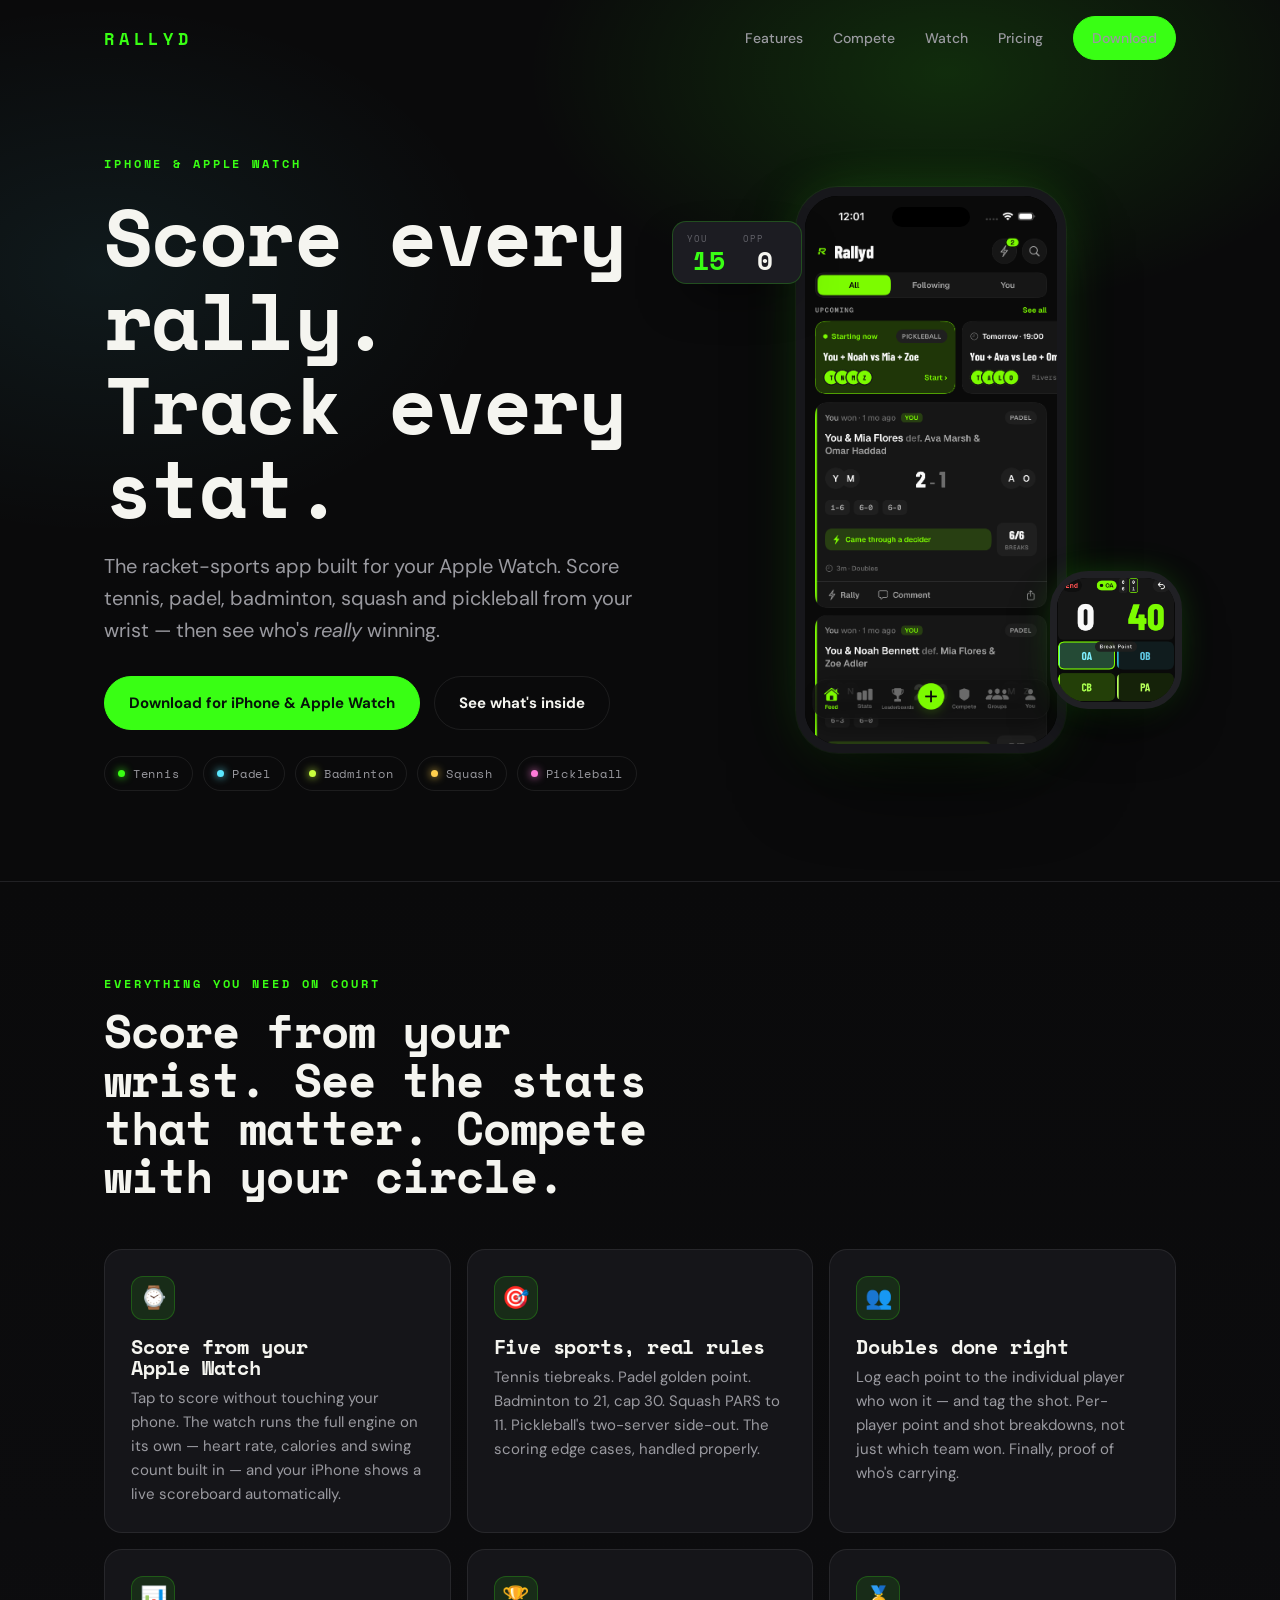
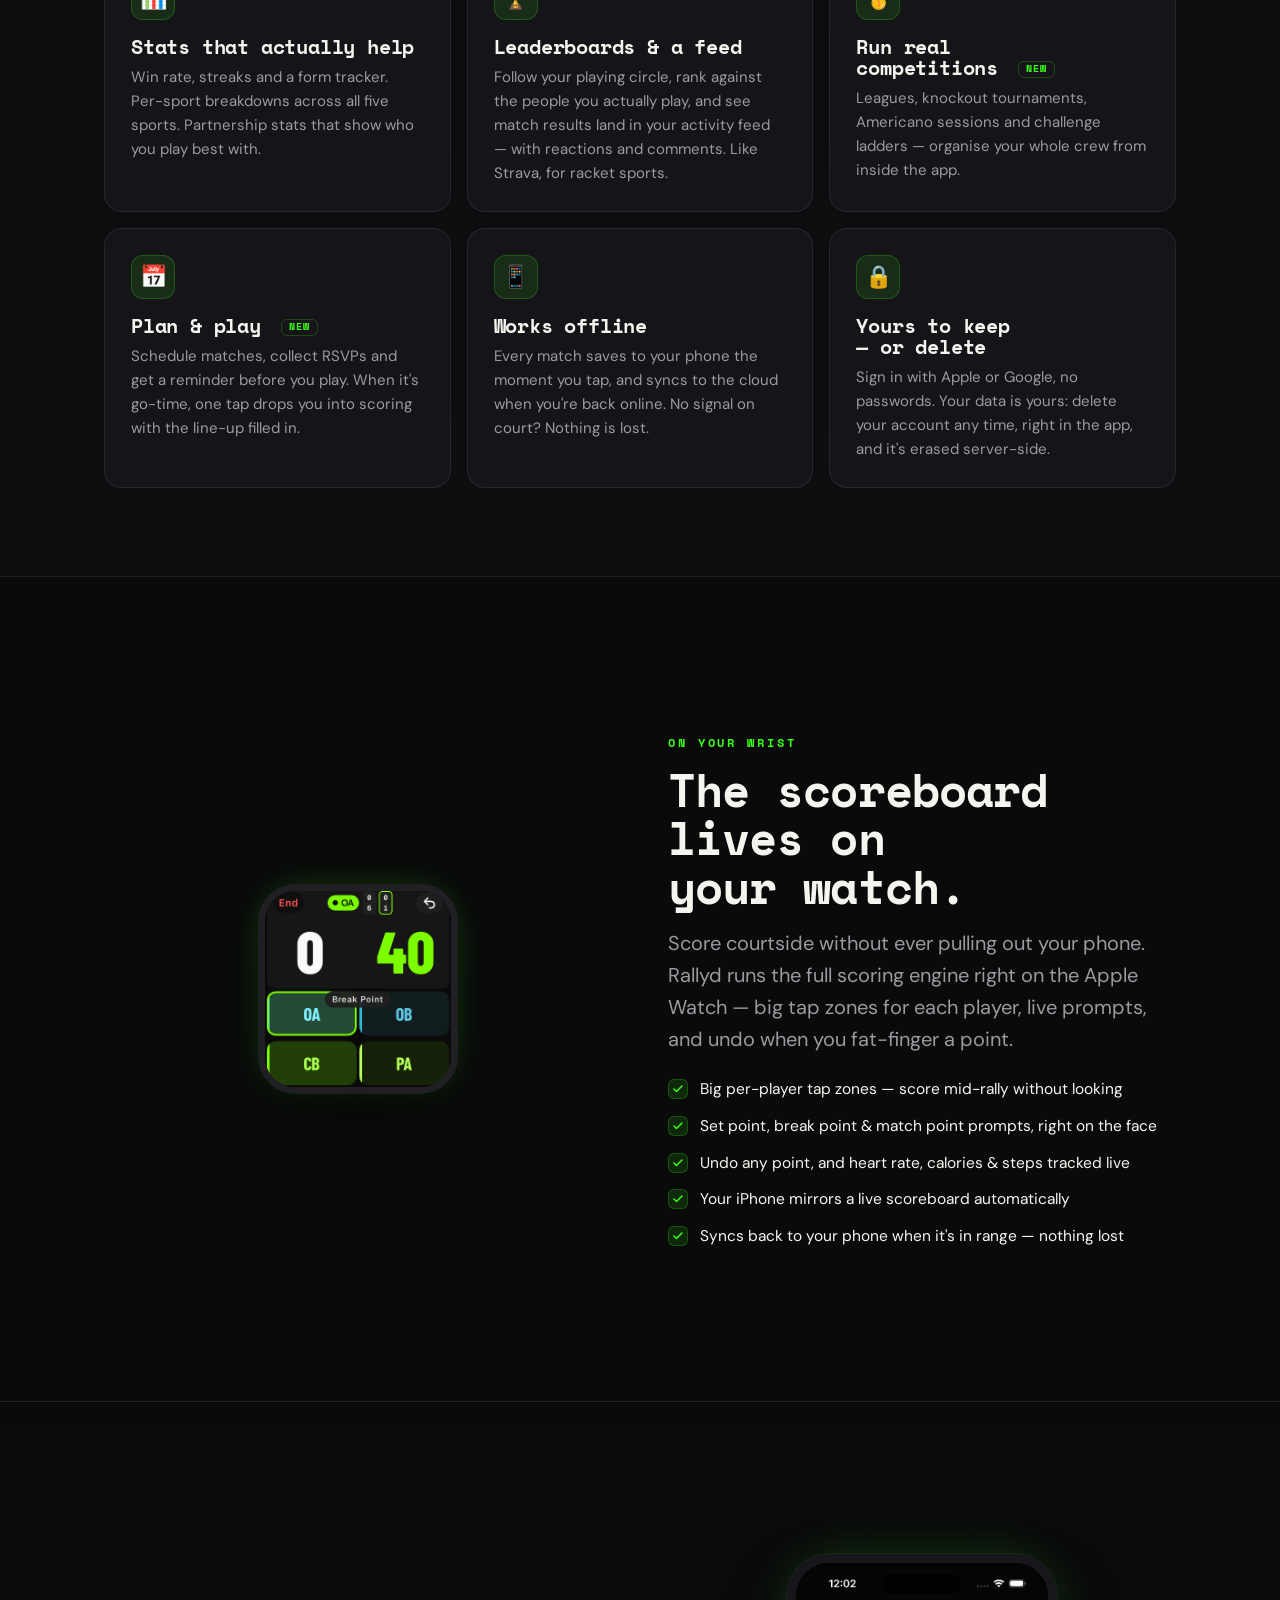
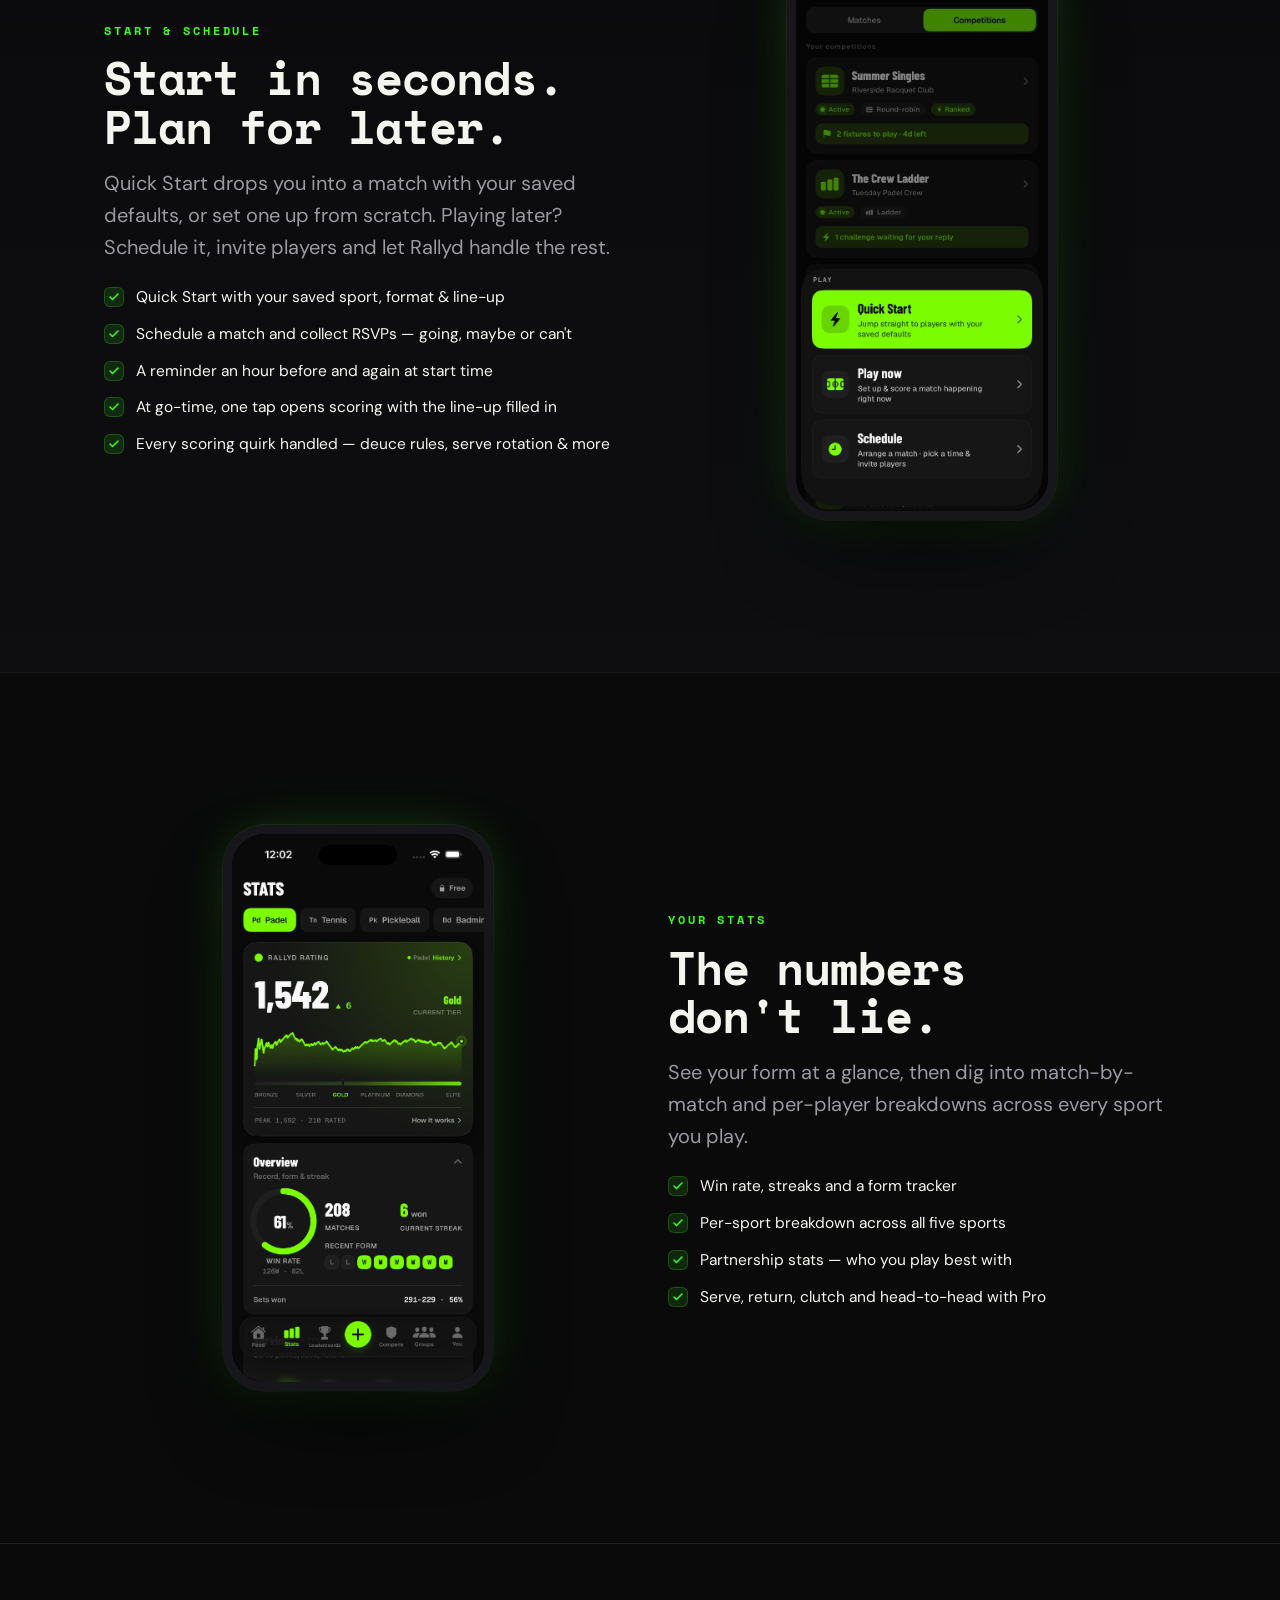
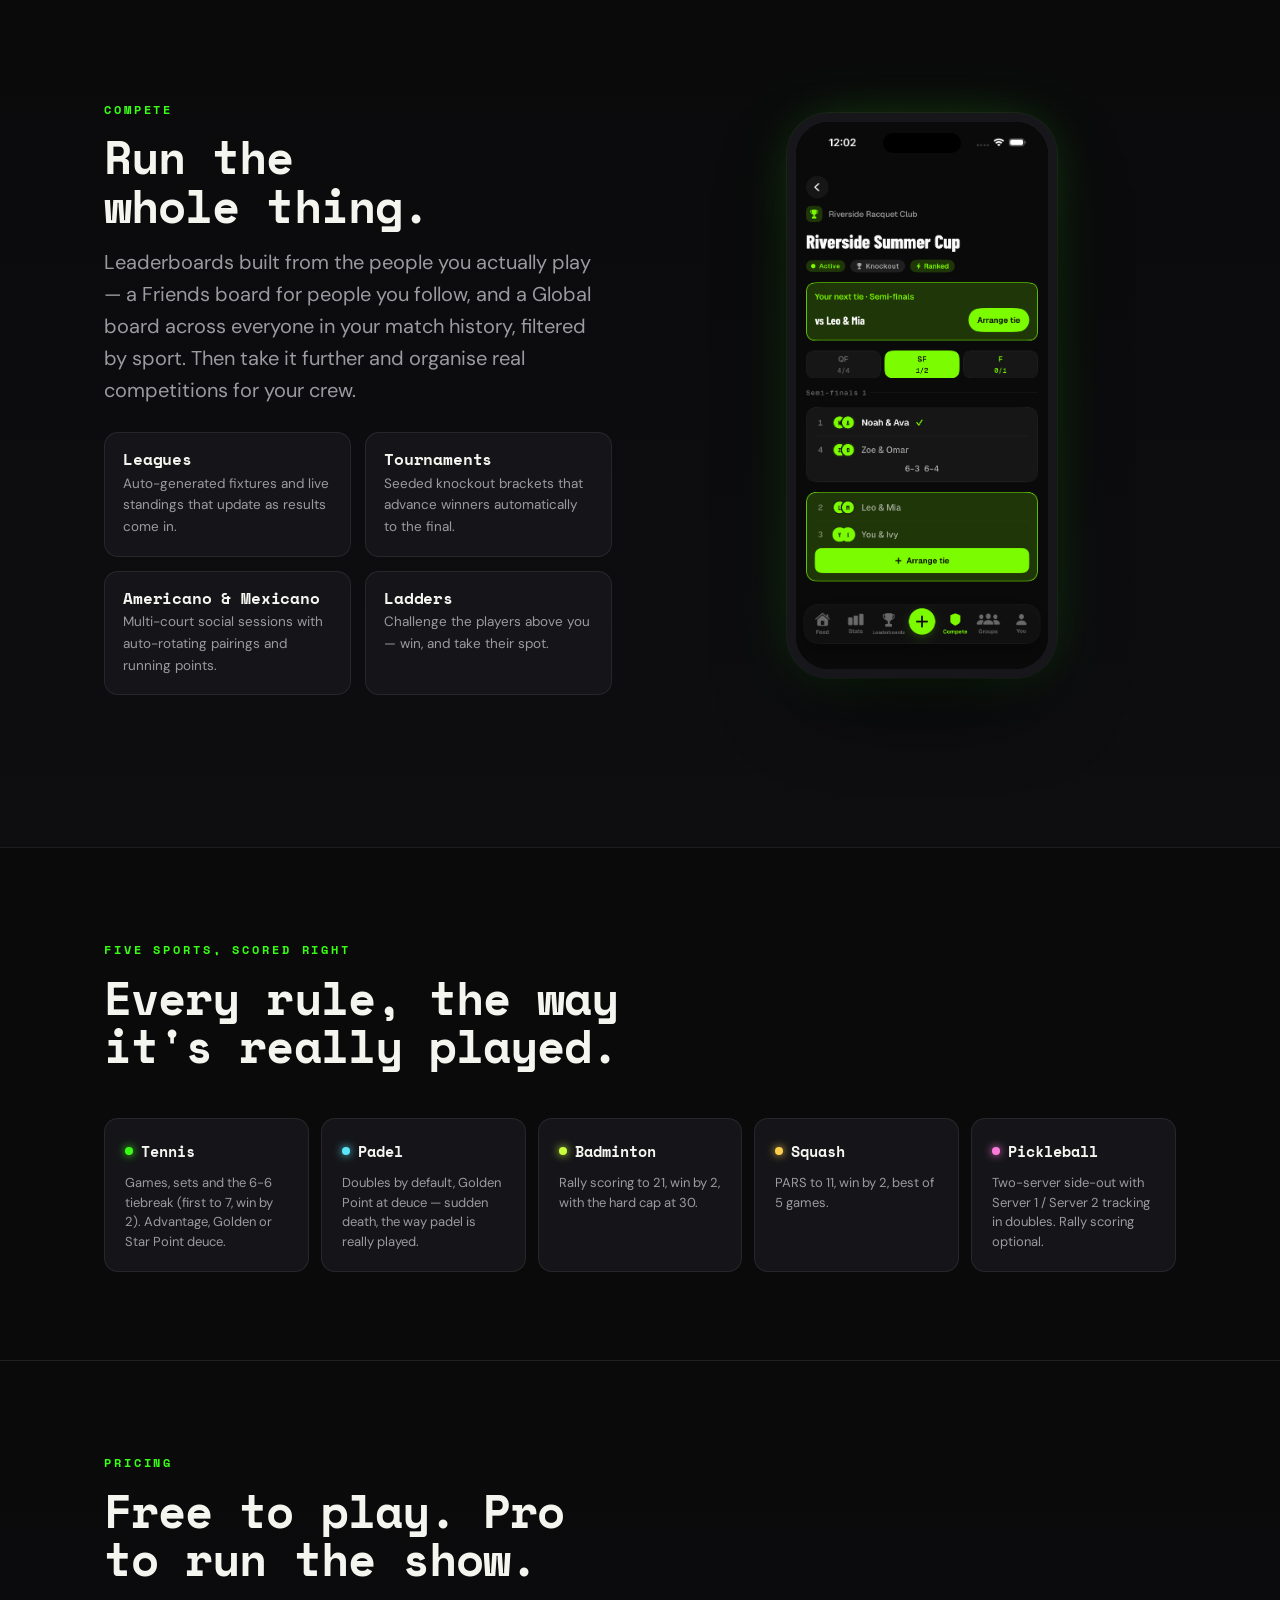
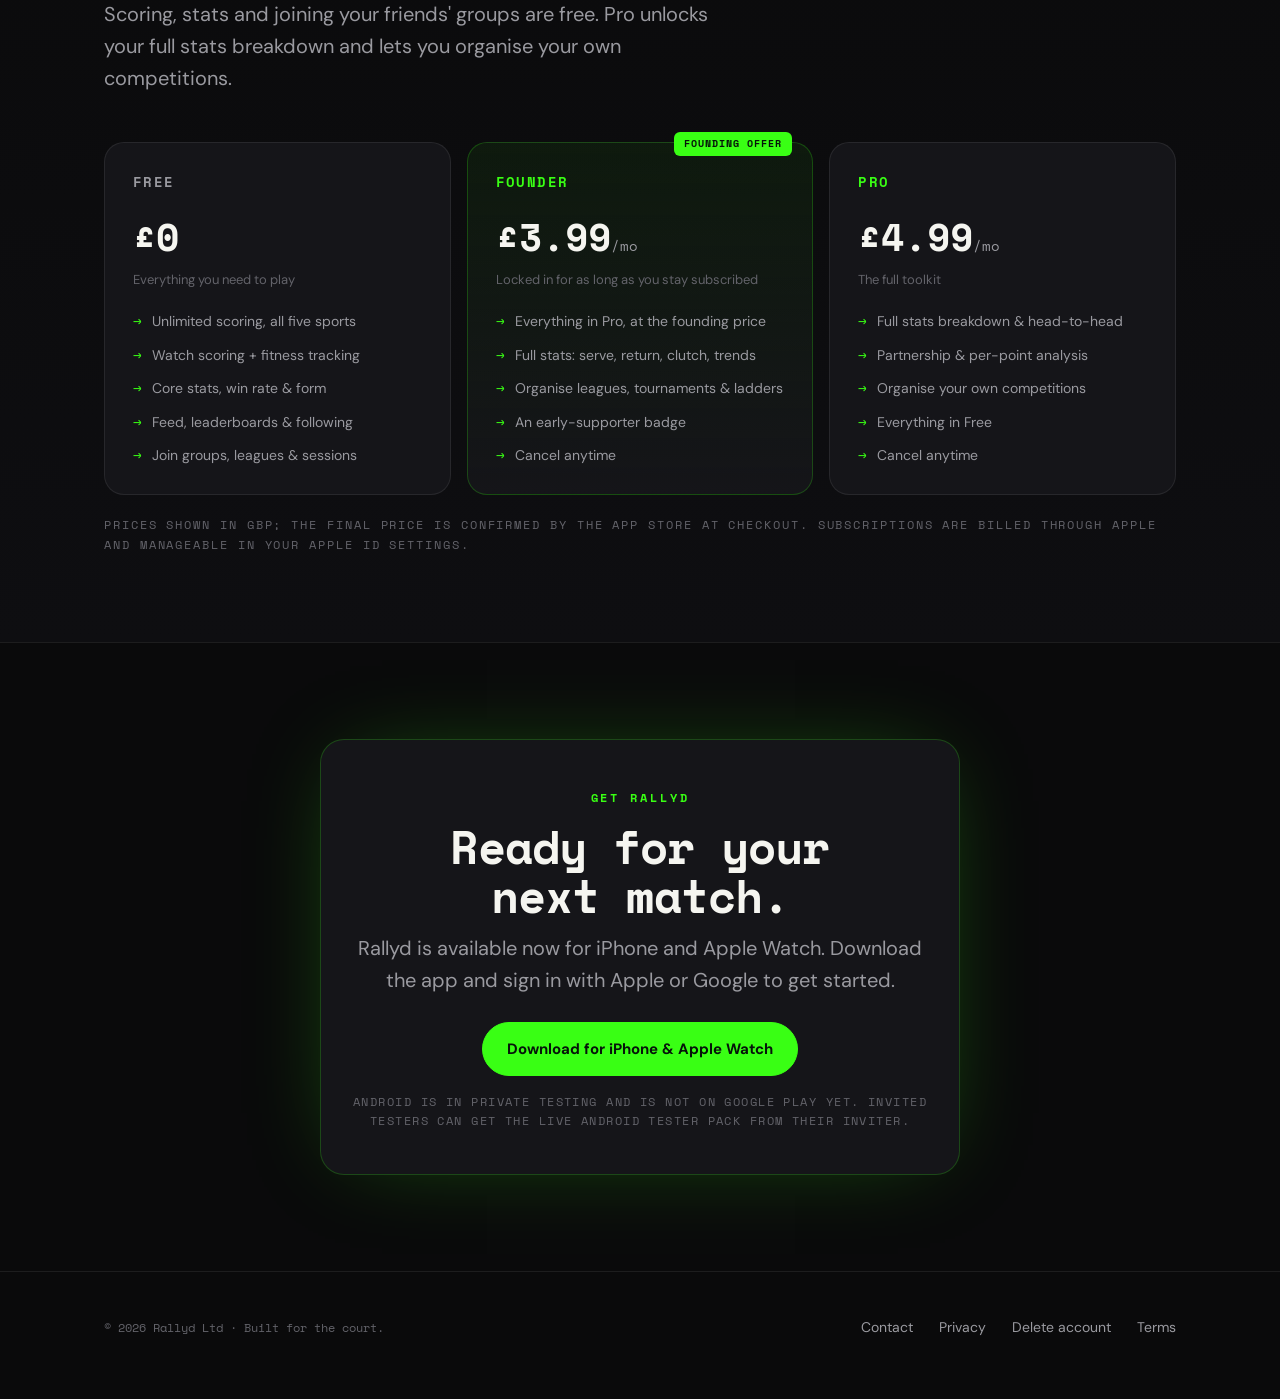
<file: index.html>
<!DOCTYPE html>
<html lang="en">
<head>
<meta charset="UTF-8">
<meta name="viewport" content="width=device-width, initial-scale=1.0">
<title>Rallyd — Score every rally. Track every stat.</title>
<meta name="description" content="The racket-sports scoring app built for your Apple Watch. Score tennis, padel, badminton, squash and pickleball from your wrist — then see who's really winning with per-player stats, leaderboards, leagues and more.">
<link rel="canonical" href="https://rallyd.app">
<meta property="og:title" content="Rallyd — Score every rally. Track every stat.">
<meta property="og:description" content="Score racket sports from your Apple Watch. Per-player stats, leaderboards, leagues, tournaments and Americano sessions.">
<meta property="og:type" content="website">
<meta property="og:url" content="https://rallyd.app">
<meta name="theme-color" content="#0A0A0B">
<link rel="preconnect" href="https://fonts.googleapis.com">
<link rel="preconnect" href="https://fonts.gstatic.com" crossorigin>
<link href="https://fonts.googleapis.com/css2?family=DM+Sans:opsz,wght@9..40,300;9..40,400;9..40,500;9..40,600;9..40,700&family=Space+Mono:wght@400;700&display=swap" rel="stylesheet">
<style>
[hidden] { display: none !important; }
  :root{
    --ink:#0A0A0B; --ink2:#0E0E11; --surface:#151519; --surface2:#1C1C22;
    --line:rgba(255,255,255,.08); --line-green:rgba(57,255,20,.22);
    --green:#39FF14; --green-deep:#25c406; --cyan:#5BE8FF;
    --text:#F5F5F0; --muted:#9A9AA0; --dim:#63636A;
    --mono:'Space Mono',ui-monospace,SFMono-Regular,Menlo,monospace;
    --sans:'DM Sans',-apple-system,system-ui,sans-serif;
    --maxw:1120px;
  }
  *{margin:0;padding:0;box-sizing:border-box}
  html{scroll-behavior:smooth;-webkit-font-smoothing:antialiased;text-rendering:optimizeLegibility;overflow-x:hidden}
  body{background:var(--ink);color:var(--text);font-family:var(--sans);line-height:1.6;overflow-x:hidden;max-width:100%}
  a{color:inherit;text-decoration:none}
  img{max-width:100%;display:block}
  .wrap{max-width:var(--maxw);margin:0 auto;padding:0 24px}
  section{position:relative}

  /* ===== type ===== */
  .eyebrow{font-family:var(--mono);font-weight:700;font-size:12px;letter-spacing:.24em;text-transform:uppercase;color:var(--green)}
  h1,h2,h3{font-family:var(--mono);font-weight:700;letter-spacing:-.02em;line-height:1.05;text-wrap:balance;overflow-wrap:break-word}
  h1{font-size:clamp(29px,6.6vw,80px)}
  h2{font-size:clamp(23px,4.4vw,46px)}
  h3{font-size:20px;letter-spacing:-.01em}
  .lead{font-size:clamp(16px,2.2vw,20px);color:var(--muted);max-width:56ch}
  .kicker{font-family:var(--mono);font-size:12px;letter-spacing:.16em;text-transform:uppercase;color:var(--dim)}

  /* ===== nav ===== */
  nav{position:fixed;top:0;left:0;right:0;z-index:100;transition:background .3s,border-color .3s,backdrop-filter .3s;border-bottom:1px solid transparent}
  nav.scrolled{background:rgba(10,10,11,.72);backdrop-filter:blur(14px);border-bottom:1px solid var(--line)}
  .nav-in{max-width:var(--maxw);margin:0 auto;padding:16px 24px;display:flex;align-items:center;justify-content:space-between}
  .logo{font-family:var(--mono);font-weight:700;font-size:17px;letter-spacing:.28em;color:var(--green)}
  .nav-links{display:flex;gap:30px;align-items:center}
  .nav-links a{font-size:14px;font-weight:500;color:var(--muted);transition:color .2s}
  .nav-links a:hover{color:var(--text)}
  .nav-links .btn{padding:9px 18px}
  @media(max-width:720px){.nav-links a:not(.btn){display:none}}

  /* ===== buttons ===== */
  .btn{display:inline-flex;align-items:center;gap:8px;font-family:var(--sans);font-weight:700;font-size:15px;
    padding:14px 24px;border-radius:999px;background:var(--green);color:#06140A;border:1px solid var(--green);
    transition:transform .18s,box-shadow .3s,background .2s;cursor:pointer;box-shadow:0 0 0 rgba(57,255,20,0)}
  .btn:hover{transform:translateY(-2px);box-shadow:0 10px 40px -8px rgba(57,255,20,.55)}
  .btn:focus-visible{outline:2px solid var(--green);outline-offset:3px}
  .btn.ghost{background:transparent;color:var(--text);border:1px solid var(--line)}
  .btn.ghost:hover{border-color:var(--green);color:var(--green);box-shadow:none}
  .btn.sm{padding:10px 18px;font-size:14px}

  /* ===== hero ===== */
  .hero{padding:150px 0 90px;overflow:hidden}
  .hero::before{content:"";position:absolute;inset:0;z-index:-1;
    background:
      radial-gradient(600px 340px at 74% 8%,rgba(57,255,20,.14),transparent 70%),
      radial-gradient(560px 380px at 8% 30%,rgba(91,232,255,.07),transparent 70%);
    pointer-events:none}
  .hero-grid{display:grid;grid-template-columns:1.05fr .95fr;gap:40px;align-items:center}
  @media(max-width:900px){.hero-grid{grid-template-columns:1fr;text-align:center}.hero{padding:120px 0 60px}}
  .hero h1{margin:18px 0 20px}
  .hero .cta-row{display:flex;gap:14px;margin:30px 0 26px;flex-wrap:wrap}
  @media(max-width:900px){.hero .cta-row{justify-content:center}.hero .lead{margin:0 auto}}
  .sports{display:flex;gap:10px;flex-wrap:wrap}
  @media(max-width:900px){.sports{justify-content:center}}
  .sport{font-family:var(--mono);font-size:12px;letter-spacing:.06em;color:var(--muted);
    padding:7px 13px;border:1px solid var(--line);border-radius:999px;display:inline-flex;gap:8px;align-items:center}
  .sport::before{content:"";width:7px;height:7px;border-radius:50%;background:var(--green);box-shadow:0 0 8px var(--green)}
  .sport:nth-child(2)::before{background:var(--cyan);box-shadow:0 0 8px var(--cyan)}
  .sport:nth-child(3)::before{background:#c9ff3d;box-shadow:0 0 8px #c9ff3d}
  .sport:nth-child(4)::before{background:#ffcf4d;box-shadow:0 0 8px #ffcf4d}
  .sport:nth-child(5)::before{background:#ff7ad9;box-shadow:0 0 8px #ff7ad9}

  /* hero devices */
  .devices{position:relative;display:flex;justify-content:center;align-items:flex-end;min-height:520px}
  .float{animation:float 6s ease-in-out infinite}
  @keyframes float{0%,100%{transform:translateY(0)}50%{transform:translateY(-14px)}}

  /* device frames */
  .phone{width:270px;border:9px solid #17171b;border-radius:42px;background:#000;
    box-shadow:0 40px 90px -30px rgba(0,0,0,.9),0 0 0 1px rgba(255,255,255,.05),0 0 60px -18px rgba(57,255,20,.35);position:relative}
  .phone::before{content:"";position:absolute;top:11px;left:50%;transform:translateX(-50%);width:78px;height:20px;background:#000;border-radius:14px;z-index:3}
  .phone img{border-radius:33px}
  .watch{width:132px;border:7px solid #202024;border-radius:38px;background:#000;
    box-shadow:0 26px 60px -22px rgba(0,0,0,.9),0 0 40px -14px rgba(57,255,20,.4);position:relative}
  .watch img{border-radius:30px}
  .hero .watch{position:absolute;bottom:44px;right:-6px;z-index:4}
  @media(max-width:900px){.hero .watch{right:2%}}
  @media(max-width:600px){.hero .watch,.scorechip{display:none}.phone{width:248px}.devices{min-height:auto;margin-top:6px}}

  /* live score chip */
  .scorechip{position:absolute;top:34px;left:-14px;z-index:5;background:var(--surface2);border:1px solid var(--line-green);
    border-radius:14px;padding:10px 14px;font-family:var(--mono);box-shadow:0 20px 50px -18px rgba(0,0,0,.8);display:flex;gap:12px;align-items:center}
  .scorechip .lbl{font-size:9px;letter-spacing:.14em;color:var(--dim);text-transform:uppercase}
  .scorechip .val{font-size:26px;font-weight:700;color:var(--green);min-width:44px;text-align:center;line-height:1}
  .scorechip .val.o{color:var(--text)}
  @media(max-width:900px){.scorechip{left:2%}}

  /* ===== generic section ===== */
  .band{padding:88px 0}
  .band.alt{background:linear-gradient(180deg,var(--ink),var(--ink2));border-top:1px solid var(--line);border-bottom:1px solid var(--line)}
  .sec-head{max-width:640px;margin-bottom:48px}
  .sec-head h2{margin:12px 0 14px}

  /* feature grid */
  .fgrid{display:grid;grid-template-columns:repeat(3,1fr);gap:16px}
  @media(max-width:860px){.fgrid{grid-template-columns:repeat(2,1fr)}}
  @media(max-width:560px){.fgrid{grid-template-columns:1fr}}
  .fcard{background:var(--surface);border:1px solid var(--line);border-radius:18px;padding:26px;transition:transform .2s,border-color .2s,background .2s}
  .fcard:hover{transform:translateY(-4px);border-color:var(--line-green);background:var(--surface2)}
  .fcard .ic{font-size:22px;width:44px;height:44px;display:grid;place-items:center;border-radius:12px;background:rgba(57,255,20,.10);border:1px solid var(--line-green);margin-bottom:16px}
  .fcard h3{margin-bottom:8px}
  .fcard p{color:var(--muted);font-size:15px}
  .fcard .tag{display:inline-block;margin-left:8px;font-family:var(--mono);font-size:10px;letter-spacing:.12em;text-transform:uppercase;color:var(--green);border:1px solid var(--line-green);border-radius:6px;padding:2px 7px;vertical-align:middle}

  /* alternating feature rows */
  .row{display:grid;grid-template-columns:1fr 1fr;gap:56px;align-items:center;padding:64px 0}
  .row+.row{border-top:1px solid var(--line)}
  .row.rev .txt{order:2}
  @media(max-width:860px){.row,.row.rev{grid-template-columns:1fr;gap:34px}.row.rev .txt{order:0}}
  .row .txt h2{margin:12px 0 16px}
  .row ul{list-style:none;margin:22px 0 0;display:flex;flex-direction:column;gap:12px}
  .row li{display:flex;gap:12px;font-size:15.5px;color:var(--text)}
  .row li::before{content:"";flex:none;width:18px;height:18px;margin-top:2px;border-radius:6px;
    border:1px solid var(--line-green);background:rgba(57,255,20,.12) url("data:image/svg+xml,%3Csvg xmlns='http://www.w3.org/2000/svg' viewBox='0 0 24 24' fill='none' stroke='%2339FF14' stroke-width='3' stroke-linecap='round' stroke-linejoin='round'%3E%3Cpolyline points='20 6 9 17 4 12'/%3E%3C/svg%3E") center/12px no-repeat}
  .row .art{display:flex;justify-content:center}

  /* compete pillars */
  .pillars{display:grid;grid-template-columns:repeat(2,1fr);gap:14px;margin-top:26px}
  @media(max-width:560px){.pillars{grid-template-columns:1fr}}
  .pillar{background:var(--surface);border:1px solid var(--line);border-radius:14px;padding:18px}
  .pillar h3{font-size:16px;margin-bottom:5px}
  .pillar p{font-size:13.5px;color:var(--muted)}

  /* rules */
  .rules{display:grid;grid-template-columns:repeat(5,1fr);gap:12px}
  @media(max-width:860px){.rules{grid-template-columns:repeat(2,1fr)}}
  @media(max-width:460px){.rules{grid-template-columns:1fr}}
  .rule{background:var(--surface);border:1px solid var(--line);border-radius:14px;padding:20px}
  .rule .sp{font-family:var(--mono);font-weight:700;font-size:15px;margin-bottom:10px;display:flex;align-items:center;gap:8px}
  .rule .sp .d{width:8px;height:8px;border-radius:50%;background:var(--green);box-shadow:0 0 8px var(--green)}
  .rule p{font-size:13px;color:var(--muted);line-height:1.5}

  /* pricing */
  .plans{display:grid;grid-template-columns:repeat(3,1fr);gap:16px;align-items:start}
  @media(max-width:860px){.plans{grid-template-columns:1fr}}
  .plan{background:var(--surface);border:1px solid var(--line);border-radius:20px;padding:28px;position:relative}
  .plan.feat{border-color:var(--line-green);background:linear-gradient(180deg,rgba(57,255,20,.06),var(--surface))}
  .plan .pname{font-family:var(--mono);font-weight:700;font-size:14px;letter-spacing:.1em;text-transform:uppercase;color:var(--green)}
  .plan.free .pname{color:var(--muted)}
  .plan .price{font-family:var(--mono);font-weight:700;font-size:38px;margin:14px 0 2px}
  .plan .price small{font-size:14px;color:var(--muted);font-weight:400}
  .plan .sub{font-size:13px;color:var(--dim);min-height:18px}
  .plan ul{list-style:none;margin:20px 0 0;display:flex;flex-direction:column;gap:11px}
  .plan li{display:flex;gap:10px;font-size:14px;color:var(--muted)}
  .plan li::before{content:"→";color:var(--green);font-family:var(--mono)}
  .plan .badge{position:absolute;top:-11px;right:20px;background:var(--green);color:#06140A;font-family:var(--mono);font-weight:700;font-size:10px;letter-spacing:.1em;text-transform:uppercase;padding:4px 10px;border-radius:6px}

  /* beta */
  .beta{text-align:center;padding:96px 0}
  .beta .box{max-width:640px;margin:0 auto;background:var(--surface);border:1px solid var(--line-green);border-radius:24px;padding:44px 32px;
    box-shadow:0 0 90px -30px rgba(57,255,20,.35)}
  .beta h2{margin:14px 0 12px}
  .beta .perks{display:flex;gap:22px;justify-content:center;flex-wrap:wrap;margin:22px 0 26px}
  .beta .perk{font-size:13.5px;color:var(--muted);display:flex;gap:8px;align-items:center}
  .beta .perk b{color:var(--text);font-weight:600}
  .beta .spots{font-family:var(--mono);font-size:12px;letter-spacing:.12em;text-transform:uppercase;color:var(--dim);margin-top:16px}

  /* footer */
  footer{border-top:1px solid var(--line);padding:44px 0 60px}
  .foot-in{display:flex;justify-content:space-between;align-items:center;gap:20px;flex-wrap:wrap}
  .foot-links{display:flex;gap:26px}
  .foot-links a{font-size:14px;color:var(--muted);transition:color .2s}
  .foot-links a:hover{color:var(--green)}
  .foot-copy{font-family:var(--mono);font-size:12px;color:var(--dim)}

  /* reveal motion */
  .reveal{opacity:0;transform:translateY(26px);transition:opacity .7s cubic-bezier(.2,.7,.2,1),transform .7s cubic-bezier(.2,.7,.2,1)}
  .reveal.in{opacity:1;transform:none}
  @media(prefers-reduced-motion:reduce){
    .reveal{opacity:1;transform:none;transition:none}
    .float{animation:none}
    html{scroll-behavior:auto}
  }
</style>
</head>
<body>

<nav id="nav">
  <div class="nav-in">
    <a href="#top" class="logo">RALLYD</a>
    <div class="nav-links">
      <a href="#features">Features</a>
      <a href="#compete">Compete</a>
      <a href="#watch">Watch</a>
      <a href="#pricing">Pricing</a>
      <a href="#download" class="btn sm">Download</a>
    </div>
  </div>
</nav>

<a id="top"></a>
<header class="hero">
  <div class="wrap hero-grid">
    <div class="reveal">
      <span class="eyebrow">iPhone &amp; Apple Watch</span>
      <h1>Score every rally.<br>Track every stat.</h1>
      <p class="lead">The racket-sports app built for your Apple Watch. Score tennis, padel, badminton, squash and pickleball from your wrist — then see who's <em>really</em> winning.</p>
      <div class="cta-row">
        <a id="hero-download" href="https://apps.apple.com/app/id6777384063" class="btn">Get Rallyd on the App Store</a>
        <a href="#features" class="btn ghost">See what's inside</a>
      </div>
      <div class="sports">
        <span class="sport">Tennis</span>
        <span class="sport">Padel</span>
        <span class="sport">Badminton</span>
        <span class="sport">Squash</span>
        <span class="sport">Pickleball</span>
      </div>
    </div>
    <div class="devices reveal">
      <div class="scorechip" aria-hidden="true">
        <div><div class="lbl">You</div><div class="val" id="sc-a">40</div></div>
        <div><div class="lbl">Opp</div><div class="val o" id="sc-b">30</div></div>
      </div>
      <div class="phone float"><img src="images/shot-feed.png" alt="The Rallyd home feed showing recent matches, activity and upcoming games" loading="lazy"></div>
      <div class="watch"><img src="images/shot-watch.png" alt="Live scoring on the Apple Watch" loading="lazy"></div>
    </div>
  </div>
</header>

<section class="band alt" id="features">
  <div class="wrap">
    <div class="sec-head reveal">
      <span class="eyebrow">Everything you need on court</span>
      <h2>Score from your wrist. See the stats that matter. Compete with your circle.</h2>
    </div>
    <div class="fgrid">
      <div class="fcard reveal"><div class="ic">⌚</div><h3>Score from your Apple Watch</h3><p>Tap to score without touching your phone. The watch runs the full engine on its own — heart rate, calories and swing count built in — and your iPhone shows a live scoreboard automatically.</p></div>
      <div class="fcard reveal"><div class="ic">🎯</div><h3>Five sports, real rules</h3><p>Tennis tiebreaks. Padel golden point. Badminton to 21, cap 30. Squash PARS to 11. Pickleball's two-server side-out. The scoring edge cases, handled properly.</p></div>
      <div class="fcard reveal"><div class="ic">👥</div><h3>Doubles done right</h3><p>Log each point to the individual player who won it — and tag the shot. Per-player point and shot breakdowns, not just which team won. Finally, proof of who's carrying.</p></div>
      <div class="fcard reveal"><div class="ic">📊</div><h3>Stats that actually help</h3><p>Win rate, streaks and a form tracker. Per-sport breakdowns across all five sports. Partnership stats that show who you play best with.</p></div>
      <div class="fcard reveal"><div class="ic">🏆</div><h3>Leaderboards &amp; a feed</h3><p>Follow your playing circle, rank against the people you actually play, and see match results land in your activity feed — with reactions and comments. Like Strava, for racket sports.</p></div>
      <div class="fcard reveal"><div class="ic">🥇</div><h3>Run real competitions <span class="tag">New</span></h3><p>Leagues, knockout tournaments, Americano sessions and challenge ladders — organise your whole crew from inside the app.</p></div>
      <div class="fcard reveal"><div class="ic">📅</div><h3>Plan &amp; play <span class="tag">New</span></h3><p>Schedule matches, collect RSVPs and get a reminder before you play. When it's go-time, one tap drops you into scoring with the line-up filled in.</p></div>
      <div class="fcard reveal"><div class="ic">📱</div><h3>Works offline</h3><p>Every match saves to your phone the moment you tap, and syncs to the cloud when you're back online. No signal on court? Nothing is lost.</p></div>
      <div class="fcard reveal"><div class="ic">🔒</div><h3>Yours to keep — or delete</h3><p>Sign in with Apple or Google, no passwords. Your data is yours: delete your account any time, right in the app, and it's erased server-side.</p></div>
    </div>
  </div>
</section>

<section class="band" id="watch">
  <div class="wrap">
    <div class="row rev">
      <div class="txt reveal">
        <span class="eyebrow">On your wrist</span>
        <h2>The scoreboard lives on your watch.</h2>
        <p class="lead">Score courtside without ever pulling out your phone. Rallyd runs the full scoring engine right on the Apple Watch — big tap zones for each player, live prompts, and undo when you fat-finger a point.</p>
        <ul>
          <li>Big per-player tap zones — score mid-rally without looking</li>
          <li>Set point, break point &amp; match point prompts, right on the face</li>
          <li>Undo any point, and heart rate, calories &amp; steps tracked live</li>
          <li>Your iPhone mirrors a live scoreboard automatically</li>
          <li>Syncs back to your phone when it's in range — nothing lost</li>
        </ul>
      </div>
      <div class="art reveal"><div class="watch" style="width:200px"><img src="images/shot-watch.png" alt="Rallyd live scoring on the Apple Watch"></div></div>
    </div>
  </div>
</section>

<section class="band alt">
  <div class="wrap">
    <div class="row">
      <div class="txt reveal">
        <span class="eyebrow">Start &amp; schedule</span>
        <h2>Start in seconds. Plan for later.</h2>
        <p class="lead">Quick Start drops you into a match with your saved defaults, or set one up from scratch. Playing later? Schedule it, invite players and let Rallyd handle the rest.</p>
        <ul>
          <li>Quick Start with your saved sport, format &amp; line-up</li>
          <li>Schedule a match and collect RSVPs — going, maybe or can't</li>
          <li>A reminder an hour before and again at start time</li>
          <li>At go-time, one tap opens scoring with the line-up filled in</li>
          <li>Every scoring quirk handled — deuce rules, serve rotation &amp; more</li>
        </ul>
      </div>
      <div class="art reveal"><div class="phone"><img src="images/shot-play.png" alt="Starting or scheduling a match in Rallyd — Quick Start, Play now and Schedule"></div></div>
    </div>
  </div>
</section>

<section class="band">
  <div class="wrap">
    <div class="row rev">
      <div class="txt reveal">
        <span class="eyebrow">Your stats</span>
        <h2>The numbers don't lie.</h2>
        <p class="lead">See your form at a glance, then dig into match-by-match and per-player breakdowns across every sport you play.</p>
        <ul>
          <li>Win rate, streaks and a form tracker</li>
          <li>Per-sport breakdown across all five sports</li>
          <li>Partnership stats — who you play best with</li>
          <li>Serve, return, clutch and head-to-head with Pro</li>
        </ul>
      </div>
      <div class="art reveal"><div class="phone"><img src="images/shot-stats.png" alt="The Rallyd stats dashboard"></div></div>
    </div>
  </div>
</section>

<section class="band alt" id="compete">
  <div class="wrap">
    <div class="row">
      <div class="txt reveal">
        <span class="eyebrow">Compete</span>
        <h2>Run the whole thing.</h2>
        <p class="lead">Leaderboards built from the people you actually play — a Friends board for people you follow, and a Global board across everyone in your match history, filtered by sport. Then take it further and organise real competitions for your crew.</p>
        <div class="pillars">
          <div class="pillar"><h3>Leagues</h3><p>Auto-generated fixtures and live standings that update as results come in.</p></div>
          <div class="pillar"><h3>Tournaments</h3><p>Seeded knockout brackets that advance winners automatically to the final.</p></div>
          <div class="pillar"><h3>Americano &amp; Mexicano</h3><p>Multi-court social sessions with auto-rotating pairings and running points.</p></div>
          <div class="pillar"><h3>Ladders</h3><p>Challenge the players above you — win, and take their spot.</p></div>
        </div>
      </div>
      <div class="art reveal"><div class="phone"><img src="images/shot-competition.png" alt="A Rallyd competition — league standings and fixtures"></div></div>
    </div>
  </div>
</section>

<section class="band">
  <div class="wrap">
    <div class="sec-head reveal">
      <span class="eyebrow">Five sports, scored right</span>
      <h2>Every rule, the way it's really played.</h2>
    </div>
    <div class="rules">
      <div class="rule reveal"><div class="sp"><span class="d"></span>Tennis</div><p>Games, sets and the 6-6 tiebreak (first to 7, win by 2). Advantage, Golden or Star Point deuce.</p></div>
      <div class="rule reveal"><div class="sp"><span class="d" style="background:var(--cyan);box-shadow:0 0 8px var(--cyan)"></span>Padel</div><p>Doubles by default, Golden Point at deuce — sudden death, the way padel is really played.</p></div>
      <div class="rule reveal"><div class="sp"><span class="d" style="background:#c9ff3d;box-shadow:0 0 8px #c9ff3d"></span>Badminton</div><p>Rally scoring to 21, win by 2, with the hard cap at 30.</p></div>
      <div class="rule reveal"><div class="sp"><span class="d" style="background:#ffcf4d;box-shadow:0 0 8px #ffcf4d"></span>Squash</div><p>PARS to 11, win by 2, best of 5 games.</p></div>
      <div class="rule reveal"><div class="sp"><span class="d" style="background:#ff7ad9;box-shadow:0 0 8px #ff7ad9"></span>Pickleball</div><p>Two-server side-out with Server 1 / Server 2 tracking in doubles. Rally scoring optional.</p></div>
    </div>
  </div>
</section>

<section class="band alt" id="pricing">
  <div class="wrap">
    <div class="sec-head reveal">
      <span class="eyebrow">Pricing</span>
      <h2>Free to play. Pro to run the show.</h2>
      <p class="lead" style="margin-top:12px">Scoring, stats and joining your friends' groups are free. Pro unlocks your full stats breakdown and lets you organise your own competitions.</p>
    </div>
    <div class="plans">
      <div class="plan free reveal">
        <div class="pname">Free</div>
        <div class="price">£0</div>
        <div class="sub">Everything you need to play</div>
        <ul>
          <li>Unlimited scoring, all five sports</li>
          <li>Watch scoring + fitness tracking</li>
          <li>Core stats, win rate &amp; form</li>
          <li>Feed, leaderboards &amp; following</li>
          <li>Join groups, leagues &amp; sessions</li>
        </ul>
      </div>
      <div class="plan feat reveal">
        <div class="badge">Founding offer</div>
        <div class="pname">Founder</div>
        <div class="price">£3.99<small>/mo</small></div>
        <div class="sub">Locked in for as long as you stay subscribed</div>
        <ul>
          <li>Everything in Pro, at the founding price</li>
          <li>Full stats: serve, return, clutch, trends</li>
          <li>Organise leagues, tournaments &amp; ladders</li>
          <li>An early-supporter badge</li>
          <li>Cancel anytime</li>
        </ul>
      </div>
      <div class="plan reveal">
        <div class="pname">Pro</div>
        <div class="price">£4.99<small>/mo</small></div>
        <div class="sub">The full toolkit</div>
        <ul>
          <li>Full stats breakdown &amp; head-to-head</li>
          <li>Partnership &amp; per-point analysis</li>
          <li>Organise your own competitions</li>
          <li>Everything in Free</li>
          <li>Cancel anytime</li>
        </ul>
      </div>
    </div>
    <p class="kicker reveal" style="margin-top:20px">Prices shown in GBP; the final price is confirmed by the App Store at checkout. Subscriptions are billed through Apple and manageable in your Apple ID settings.</p>
  </div>
</section>

<section class="beta" id="download">
  <div class="wrap">
    <div class="box reveal">
      <span class="eyebrow">Get Rallyd</span>
      <h2 id="download-title">Get Rallyd</h2>
      <p id="download-description" class="lead" style="margin:0 auto">iPhone &amp; Apple Watch · Free to play</p>
      <div style="margin-top:26px"><a id="store-download" href="https://apps.apple.com/app/id6777384063" class="btn">Get Rallyd on the App Store</a></div>
      <div class="spots" id="android-availability"></div>
    </div>
  </div>
</section>

<footer>
  <div class="wrap foot-in">
    <div class="foot-copy">© 2026 Rallyd Ltd · Built for the court.</div>
    <div class="foot-links">
      <a href="mailto:hello@rallyd.app">Contact</a>
      <a href="privacy.html">Privacy</a>
      <a href="delete-account.html">Delete account</a>
      <a href="terms.html">Terms</a>
    </div>
  </div>
</footer>

<script src="/ShareLinkStrings.js"></script>
<script src="/HomeDownload.js"></script>
<script>
  const nav=document.getElementById('nav');
  const onScroll=()=>nav.classList.toggle('scrolled',window.scrollY>12);
  onScroll();addEventListener('scroll',onScroll,{passive:true});

  const reduce=matchMedia('(prefers-reduced-motion: reduce)').matches;
  if(reduce){document.querySelectorAll('.reveal').forEach(e=>e.classList.add('in'));}
  else{
    const io=new IntersectionObserver((es)=>{es.forEach(e=>{if(e.isIntersecting){e.target.classList.add('in');io.unobserve(e.target);}});},{threshold:.14,rootMargin:'0px 0px -8% 0px'});
    document.querySelectorAll('.reveal').forEach((e,i)=>{e.style.transitionDelay=(Math.min(i%3,2)*70)+'ms';io.observe(e);});
    const a=document.getElementById('sc-a'),b=document.getElementById('sc-b');
    if(a&&b){const seq=[['0','0'],['15','0'],['15','15'],['30','15'],['40','15'],['40','30'],['GM','—']];let i=0;
      setInterval(()=>{i=(i+1)%seq.length;a.textContent=seq[i][0];b.textContent=seq[i][1];},1400);}
  }
</script>
</body>
</html>
</file>
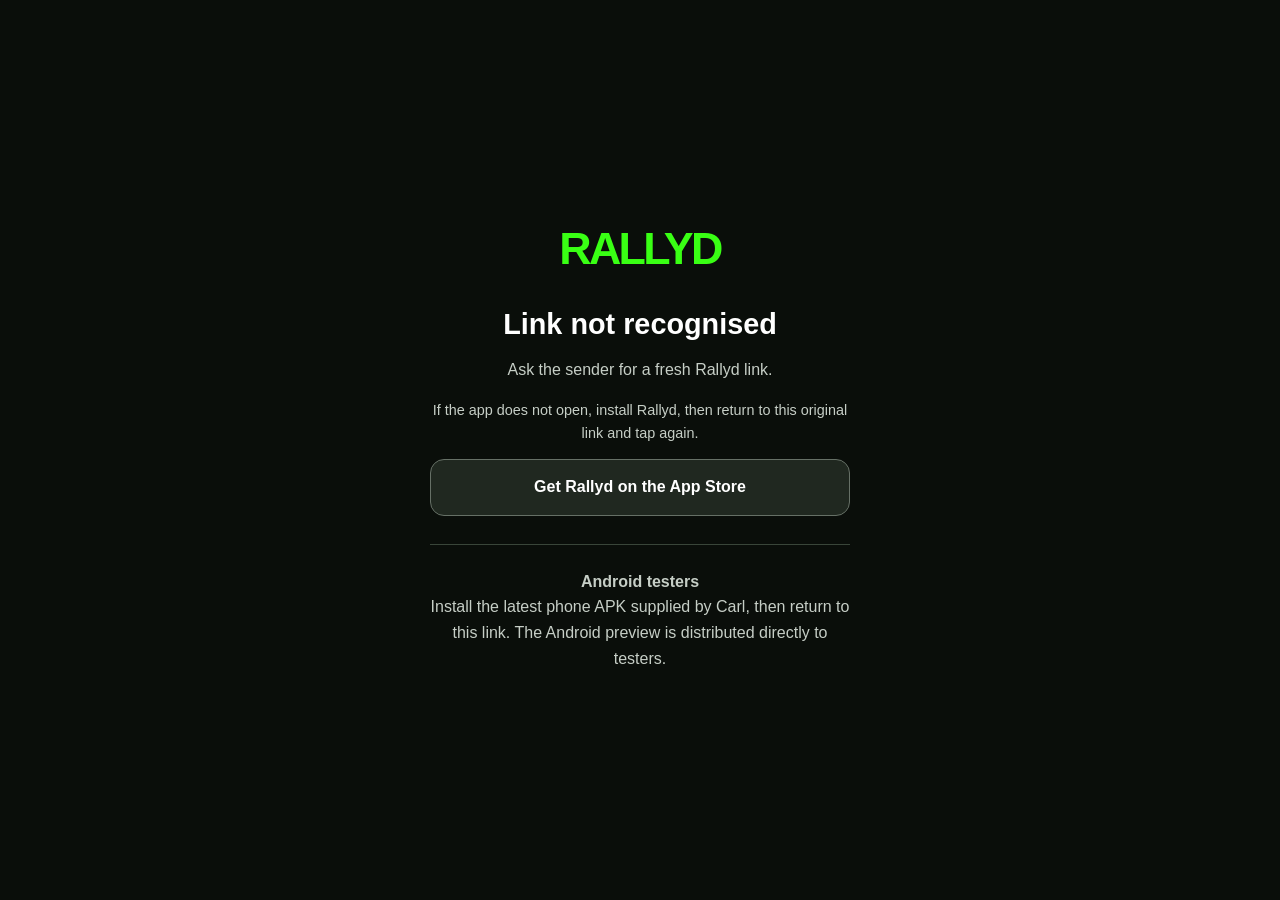
<file: share/index.html>
<!doctype html>
<html lang="en">
<head>
  <meta charset="utf-8">
  <meta name="viewport" content="width=device-width, initial-scale=1">
  <meta name="referrer" content="no-referrer">
  <meta name="robots" content="noindex, nofollow">
  <meta http-equiv="Content-Security-Policy" content="default-src 'none'; script-src 'self'; style-src 'self'; img-src 'self'; connect-src 'none'; base-uri 'none'; form-action 'none'">
  <title>Open in Rallyd</title>
  <link rel="stylesheet" href="/share/style.css">
  <script defer src="/share/open.js"></script>
</head>
<body>
  <main>
    <p class="brand">RALLYD</p>
    <h1 id="title">Open in Rallyd</h1>
    <p id="subtitle">Open the app to use this shared link. Match details stay in Rallyd.</p>
    <a id="open-app" class="button primary" hidden>Open in Rallyd</a>
    <p class="hint">If the app does not open, install Rallyd, then return to this original link and tap again.</p>
    <a class="button" href="https://apps.apple.com/app/rallyd-racket-sports/id6777384063" rel="noreferrer">Get Rallyd on the App Store</a>
    <p class="note"><strong>Android testers</strong><br>Install the latest phone APK supplied by Carl, then return to this link. The Android preview is distributed directly to testers.</p>
    <noscript><p>Turn on JavaScript to open this link in Rallyd. No match data or claim token is sent by this page.</p></noscript>
  </main>
</body>
</html>
</file>
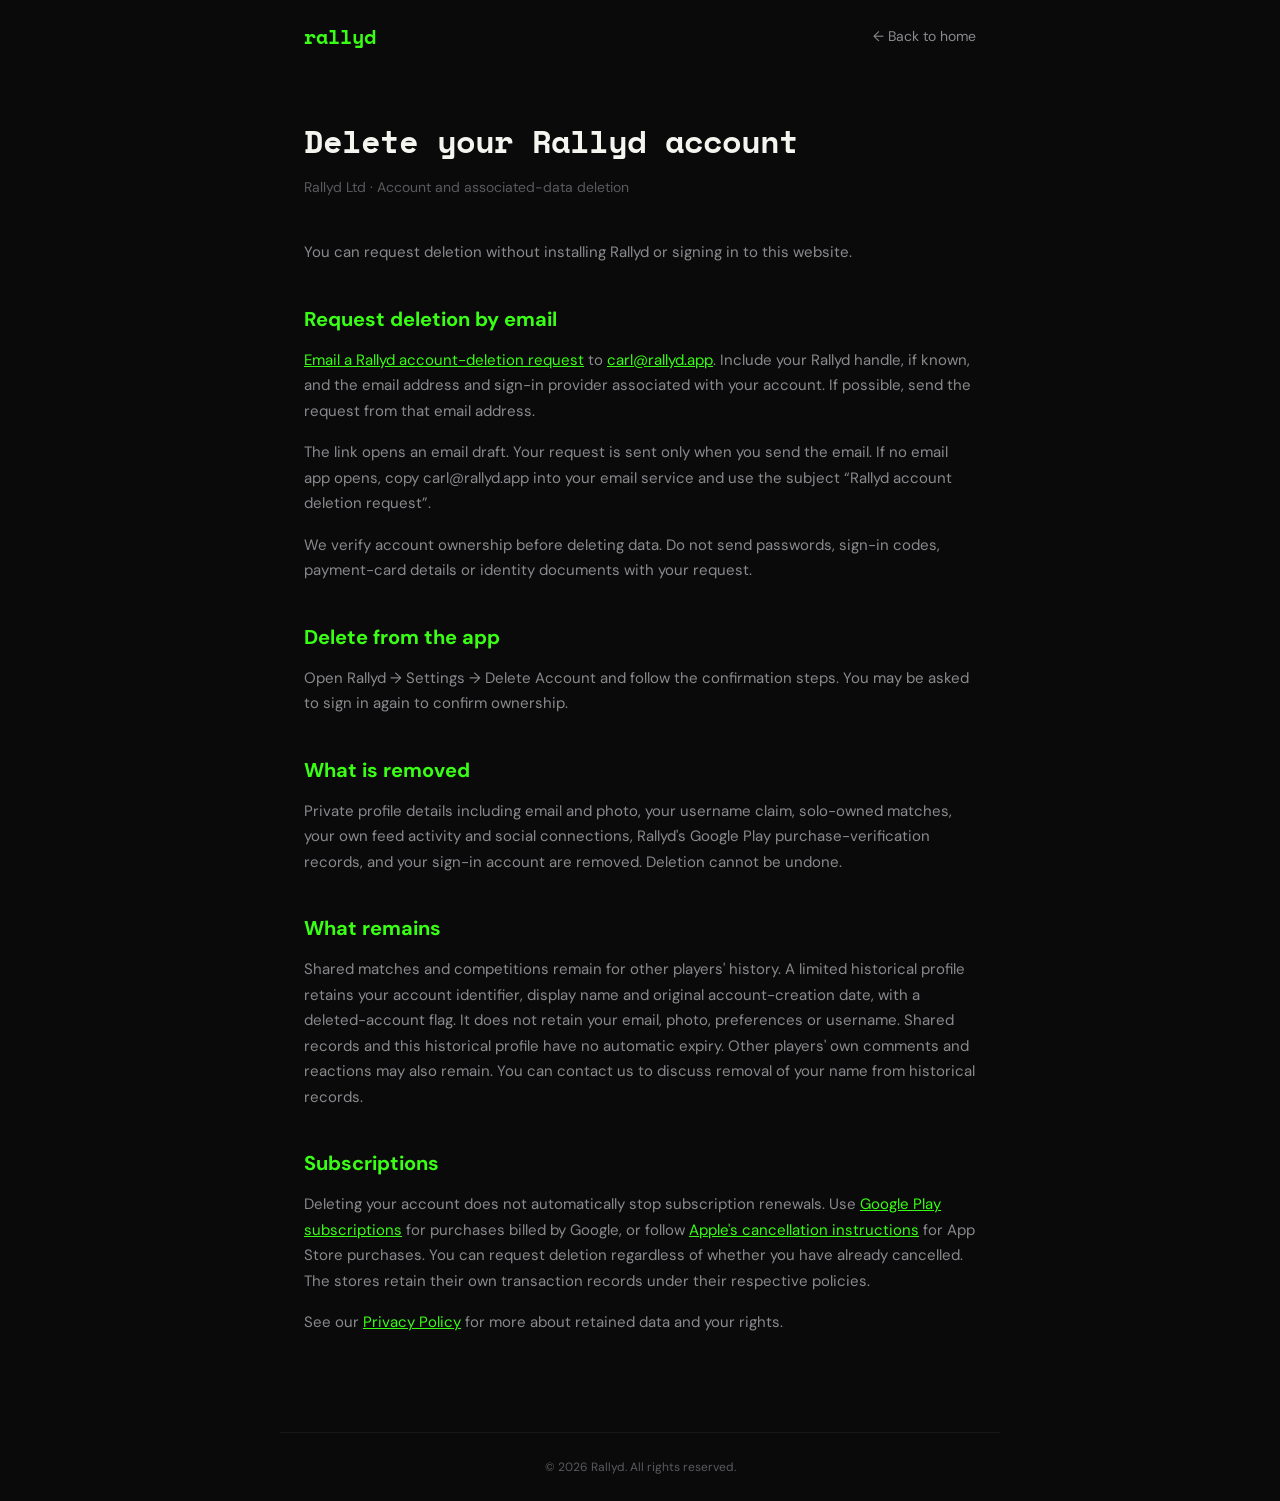
<file: delete-account.html>
<!DOCTYPE html>
<html lang="en">
<head>
<meta charset="UTF-8">
<meta name="viewport" content="width=device-width, initial-scale=1.0">
<title>Delete your account — Rallyd</title>
<link rel="preconnect" href="https://fonts.googleapis.com">
<link rel="preconnect" href="https://fonts.gstatic.com" crossorigin>
<link href="https://fonts.googleapis.com/css2?family=DM+Sans:wght@400;500;600;700&family=Space+Mono:wght@400;700&display=swap" rel="stylesheet">
<style>
  :root {
    --neon: #39FF14;
    --bg: #0A0A0B;
    --bg-card: #1A1A1E;
    --text-primary: #F5F5F0;
    --text-secondary: #8A8A8E;
    --text-dim: #5A5A5E;
    --font-display: 'Space Mono', monospace;
    --font-body: 'DM Sans', sans-serif;
  }
  * { margin: 0; padding: 0; box-sizing: border-box; }
  html { -webkit-font-smoothing: antialiased; }
  body {
    background: var(--bg);
    color: var(--text-primary);
    font-family: var(--font-body);
    line-height: 1.7;
  }
  nav {
    display: flex;
    justify-content: space-between;
    align-items: center;
    padding: 20px 24px;
    max-width: 720px;
    margin: 0 auto;
  }
  .logo {
    font-family: var(--font-display);
    font-size: 20px;
    font-weight: 700;
    color: var(--neon);
    text-decoration: none;
  }
  .back {
    font-size: 14px;
    color: var(--text-secondary);
    text-decoration: none;
  }
  .back:hover { color: var(--text-primary); }
  .content {
    max-width: 720px;
    margin: 0 auto;
    padding: 40px 24px 80px;
  }
  h1 {
    font-family: var(--font-display);
    font-size: 32px;
    font-weight: 700;
    margin-bottom: 8px;
    letter-spacing: -1px;
  }
  .updated {
    font-size: 14px;
    color: var(--text-dim);
    margin-bottom: 40px;
  }
  h2 {
    font-size: 20px;
    font-weight: 700;
    margin-top: 36px;
    margin-bottom: 12px;
    color: var(--neon);
  }
  p { margin-bottom: 16px; color: var(--text-secondary); font-size: 15px; }
  ul { margin: 0 0 16px 24px; color: var(--text-secondary); font-size: 15px; }
  li { margin-bottom: 8px; }
  a { color: var(--neon); }
  footer {
    max-width: 720px;
    margin: 0 auto;
    padding: 24px;
    border-top: 1px solid rgba(255,255,255,0.06);
    text-align: center;
    font-size: 12px;
    color: var(--text-dim);
  }
</style>
</head>
<body>
<nav>
  <a href="/" class="logo">rallyd</a>
  <a href="/" class="back">&larr; Back to home</a>
</nav>
<div class="content">
  <h1>Delete your Rallyd account</h1>
  <p class="updated">Rallyd Ltd · Account and associated-data deletion</p>
  <p>You can request deletion without installing Rallyd or signing in to this website.</p>
  <h2>Request deletion by email</h2>
  <p><a href="mailto:carl@rallyd.app?subject=Rallyd%20account%20deletion%20request&amp;body=Please%20delete%20my%20Rallyd%20account%20and%20associated%20data.%0A%0ARallyd%20handle%20%28if%20known%29%3A%0AAccount%20sign-in%20email%3A%0ASign-in%20provider%20%28Apple%20or%20Google%29%3A%0A">Email a Rallyd account-deletion request</a> to <a href="mailto:carl@rallyd.app">carl@rallyd.app</a>. Include your Rallyd handle, if known, and the email address and sign-in provider associated with your account. If possible, send the request from that email address.</p>
  <p>The link opens an email draft. Your request is sent only when you send the email. If no email app opens, copy carl@rallyd.app into your email service and use the subject “Rallyd account deletion request”.</p>
  <p>We verify account ownership before deleting data. Do not send passwords, sign-in codes, payment-card details or identity documents with your request.</p>
  <h2>Delete from the app</h2>
  <p>Open Rallyd → Settings → Delete Account and follow the confirmation steps. You may be asked to sign in again to confirm ownership.</p>
  <h2>What is removed</h2>
  <p>Private profile details including email and photo, your username claim, solo-owned matches, your own feed activity and social connections, Rallyd's Google Play purchase-verification records, and your sign-in account are removed. Deletion cannot be undone.</p>
  <h2>What remains</h2>
  <p>Shared matches and competitions remain for other players' history. A limited historical profile retains your account identifier, display name and original account-creation date, with a deleted-account flag. It does not retain your email, photo, preferences or username. Shared records and this historical profile have no automatic expiry. Other players' own comments and reactions may also remain. You can contact us to discuss removal of your name from historical records.</p>
  <h2>Subscriptions</h2>
  <p>Deleting your account does not automatically stop subscription renewals. Use <a href="https://play.google.com/store/account/subscriptions">Google Play subscriptions</a> for purchases billed by Google, or follow <a href="https://support.apple.com/118428">Apple's cancellation instructions</a> for App Store purchases. You can request deletion regardless of whether you have already cancelled. The stores retain their own transaction records under their respective policies.</p>
  <p>See our <a href="/privacy.html">Privacy Policy</a> for more about retained data and your rights.</p>
</div>
<footer>&copy; 2026 Rallyd. All rights reserved.</footer>
</body>
</html>
</file>
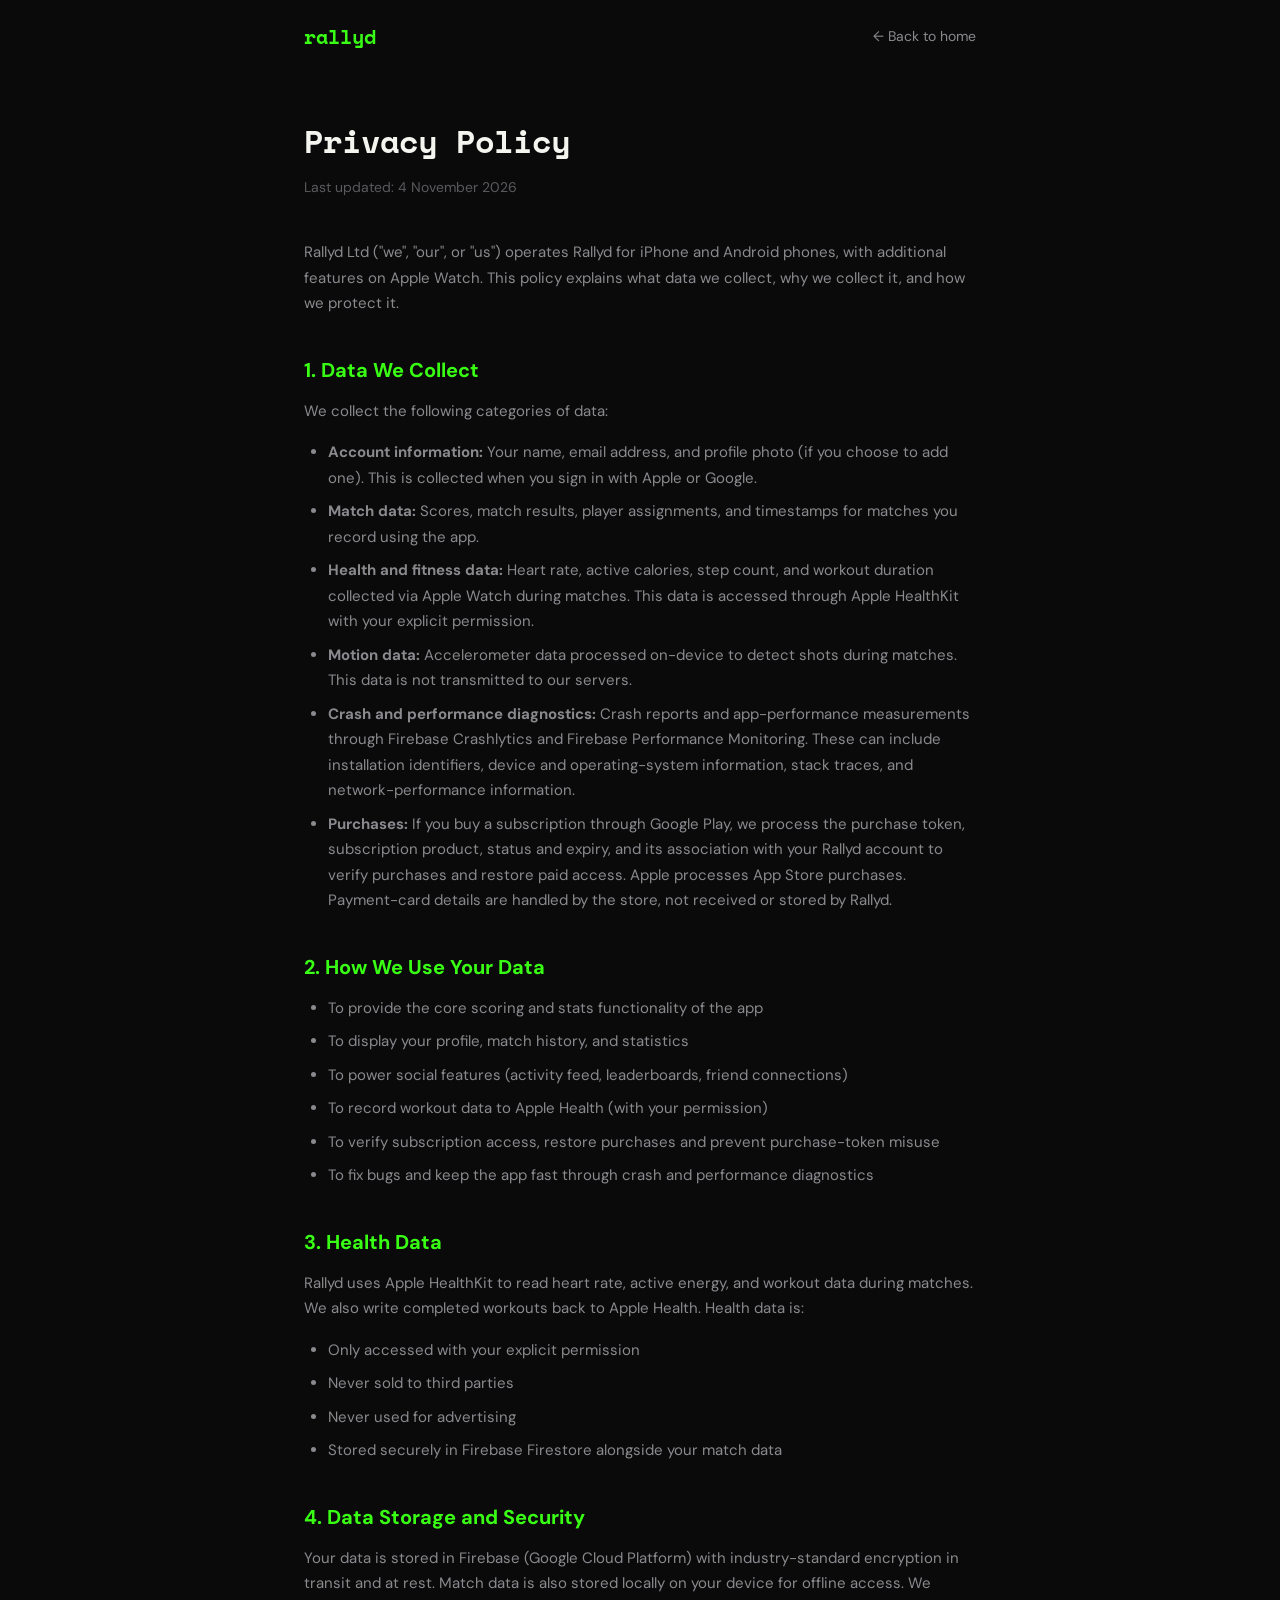
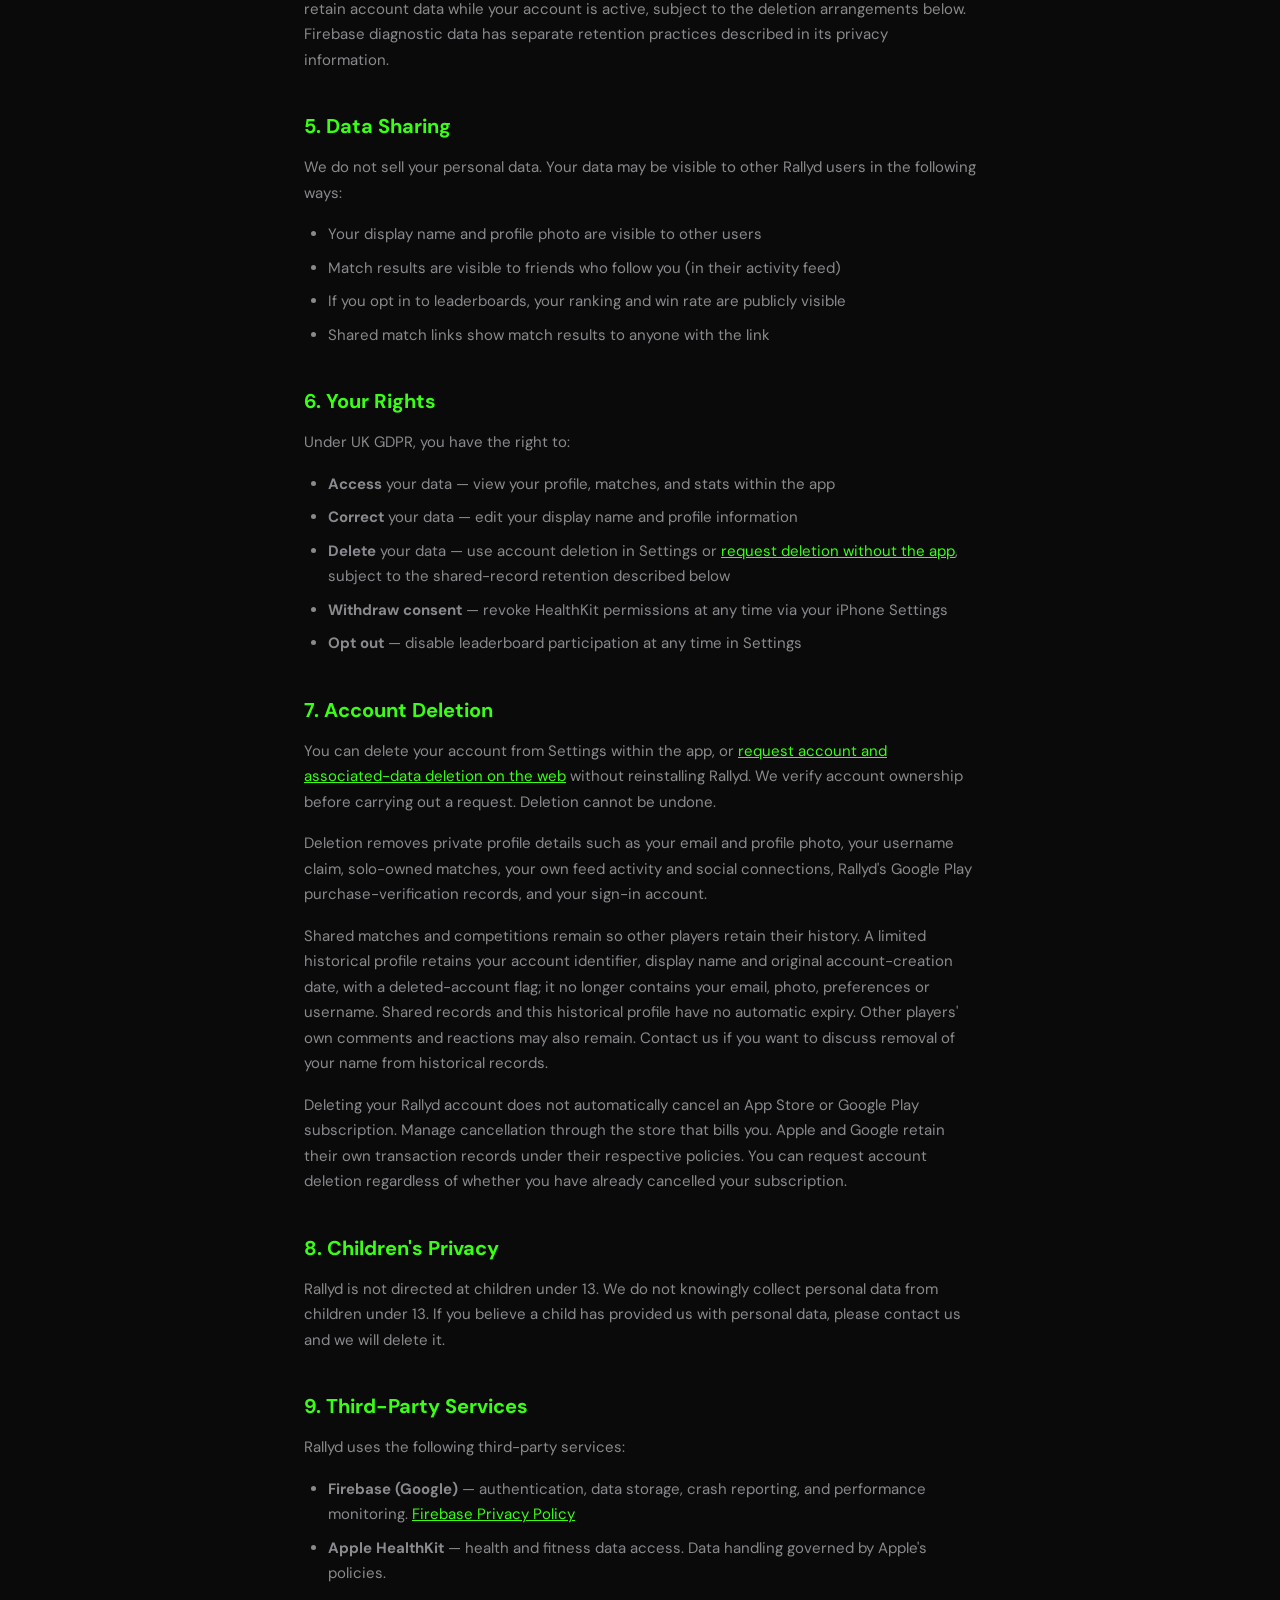
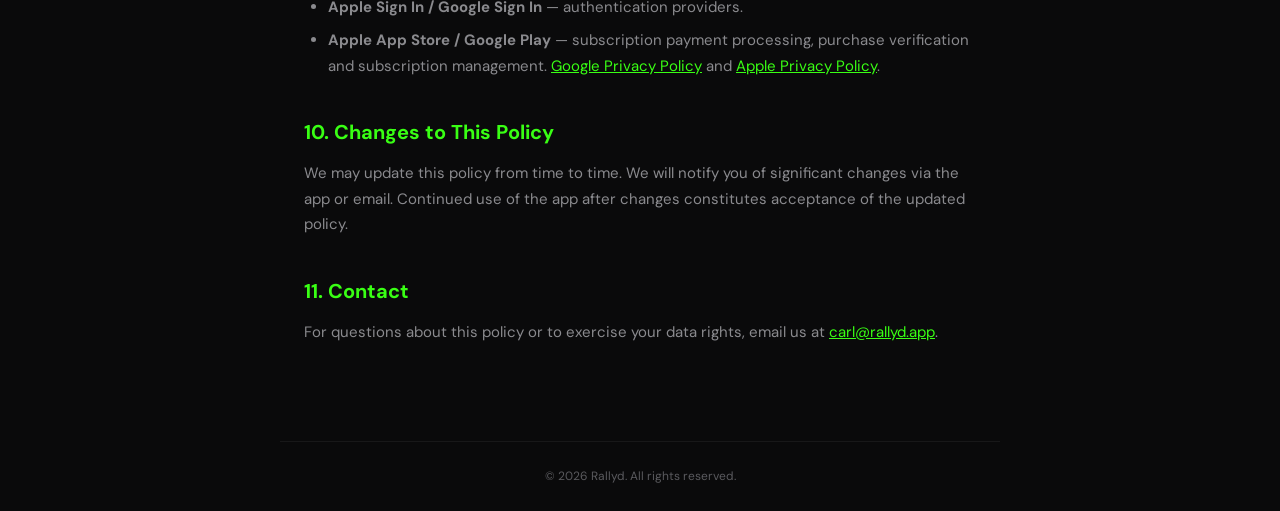
<file: privacy.html>
<!DOCTYPE html>
<html lang="en">
<head>
<meta charset="UTF-8">
<meta name="viewport" content="width=device-width, initial-scale=1.0">
<title>Privacy Policy — Rallyd</title>
<link rel="preconnect" href="https://fonts.googleapis.com">
<link rel="preconnect" href="https://fonts.gstatic.com" crossorigin>
<link href="https://fonts.googleapis.com/css2?family=DM+Sans:wght@400;500;600;700&family=Space+Mono:wght@400;700&display=swap" rel="stylesheet">
<style>
  :root {
    --neon: #39FF14;
    --bg: #0A0A0B;
    --bg-card: #1A1A1E;
    --text-primary: #F5F5F0;
    --text-secondary: #8A8A8E;
    --text-dim: #5A5A5E;
    --font-display: 'Space Mono', monospace;
    --font-body: 'DM Sans', sans-serif;
  }
  * { margin: 0; padding: 0; box-sizing: border-box; }
  html { -webkit-font-smoothing: antialiased; }
  body {
    background: var(--bg);
    color: var(--text-primary);
    font-family: var(--font-body);
    line-height: 1.7;
  }
  nav {
    display: flex;
    justify-content: space-between;
    align-items: center;
    padding: 20px 24px;
    max-width: 720px;
    margin: 0 auto;
  }
  .logo {
    font-family: var(--font-display);
    font-size: 20px;
    font-weight: 700;
    color: var(--neon);
    text-decoration: none;
  }
  .back {
    font-size: 14px;
    color: var(--text-secondary);
    text-decoration: none;
  }
  .back:hover { color: var(--text-primary); }
  .content {
    max-width: 720px;
    margin: 0 auto;
    padding: 40px 24px 80px;
  }
  h1 {
    font-family: var(--font-display);
    font-size: 32px;
    font-weight: 700;
    margin-bottom: 8px;
    letter-spacing: -1px;
  }
  .updated {
    font-size: 14px;
    color: var(--text-dim);
    margin-bottom: 40px;
  }
  h2 {
    font-size: 20px;
    font-weight: 700;
    margin-top: 36px;
    margin-bottom: 12px;
    color: var(--neon);
  }
  p { margin-bottom: 16px; color: var(--text-secondary); font-size: 15px; }
  ul { margin: 0 0 16px 24px; color: var(--text-secondary); font-size: 15px; }
  li { margin-bottom: 8px; }
  a { color: var(--neon); }
  footer {
    max-width: 720px;
    margin: 0 auto;
    padding: 24px;
    border-top: 1px solid rgba(255,255,255,0.06);
    text-align: center;
    font-size: 12px;
    color: var(--text-dim);
  }
</style>
</head>
<body>
<nav>
  <a href="/" class="logo">rallyd</a>
  <a href="/" class="back">&larr; Back to home</a>
</nav>
<div class="content">
  <h1>Privacy Policy</h1>
  <p class="updated">Last updated: 4 November 2026</p>

  <p>Rallyd Ltd ("we", "our", or "us") operates Rallyd for iPhone and Android phones, with additional features on Apple Watch. This policy explains what data we collect, why we collect it, and how we protect it.</p>

  <h2>1. Data We Collect</h2>
  <p>We collect the following categories of data:</p>
  <ul>
    <li><strong>Account information:</strong> Your name, email address, and profile photo (if you choose to add one). This is collected when you sign in with Apple or Google.</li>
    <li><strong>Match data:</strong> Scores, match results, player assignments, and timestamps for matches you record using the app.</li>
    <li><strong>Health and fitness data:</strong> Heart rate, active calories, step count, and workout duration collected via Apple Watch during matches. This data is accessed through Apple HealthKit with your explicit permission.</li>
    <li><strong>Motion data:</strong> Accelerometer data processed on-device to detect shots during matches. This data is not transmitted to our servers.</li>
    <li><strong>Crash and performance diagnostics:</strong> Crash reports and app-performance measurements through Firebase Crashlytics and Firebase Performance Monitoring. These can include installation identifiers, device and operating-system information, stack traces, and network-performance information.</li>
    <li><strong>Purchases:</strong> If you buy a subscription through Google Play, we process the purchase token, subscription product, status and expiry, and its association with your Rallyd account to verify purchases and restore paid access. Apple processes App Store purchases. Payment-card details are handled by the store, not received or stored by Rallyd.</li>
  </ul>

  <h2>2. How We Use Your Data</h2>
  <ul>
    <li>To provide the core scoring and stats functionality of the app</li>
    <li>To display your profile, match history, and statistics</li>
    <li>To power social features (activity feed, leaderboards, friend connections)</li>
    <li>To record workout data to Apple Health (with your permission)</li>
    <li>To verify subscription access, restore purchases and prevent purchase-token misuse</li>
    <li>To fix bugs and keep the app fast through crash and performance diagnostics</li>
  </ul>

  <h2>3. Health Data</h2>
  <p>Rallyd uses Apple HealthKit to read heart rate, active energy, and workout data during matches. We also write completed workouts back to Apple Health. Health data is:</p>
  <ul>
    <li>Only accessed with your explicit permission</li>
    <li>Never sold to third parties</li>
    <li>Never used for advertising</li>
    <li>Stored securely in Firebase Firestore alongside your match data</li>
  </ul>

  <h2>4. Data Storage and Security</h2>
  <p>Your data is stored in Firebase (Google Cloud Platform) with industry-standard encryption in transit and at rest. Match data is also stored locally on your device for offline access. We retain account data while your account is active, subject to the deletion arrangements below. Firebase diagnostic data has separate retention practices described in its privacy information.</p>

  <h2>5. Data Sharing</h2>
  <p>We do not sell your personal data. Your data may be visible to other Rallyd users in the following ways:</p>
  <ul>
    <li>Your display name and profile photo are visible to other users</li>
    <li>Match results are visible to friends who follow you (in their activity feed)</li>
    <li>If you opt in to leaderboards, your ranking and win rate are publicly visible</li>
    <li>Shared match links show match results to anyone with the link</li>
  </ul>

  <h2>6. Your Rights</h2>
  <p>Under UK GDPR, you have the right to:</p>
  <ul>
    <li><strong>Access</strong> your data — view your profile, matches, and stats within the app</li>
    <li><strong>Correct</strong> your data — edit your display name and profile information</li>
    <li><strong>Delete</strong> your data — use account deletion in Settings or <a href="/delete-account.html">request deletion without the app</a>, subject to the shared-record retention described below</li>
    <li><strong>Withdraw consent</strong> — revoke HealthKit permissions at any time via your iPhone Settings</li>
    <li><strong>Opt out</strong> — disable leaderboard participation at any time in Settings</li>
  </ul>

  <h2>7. Account Deletion</h2>
  <p>You can delete your account from Settings within the app, or <a href="/delete-account.html">request account and associated-data deletion on the web</a> without reinstalling Rallyd. We verify account ownership before carrying out a request. Deletion cannot be undone.</p>
  <p>Deletion removes private profile details such as your email and profile photo, your username claim, solo-owned matches, your own feed activity and social connections, Rallyd's Google Play purchase-verification records, and your sign-in account.</p>
  <p>Shared matches and competitions remain so other players retain their history. A limited historical profile retains your account identifier, display name and original account-creation date, with a deleted-account flag; it no longer contains your email, photo, preferences or username. Shared records and this historical profile have no automatic expiry. Other players' own comments and reactions may also remain. Contact us if you want to discuss removal of your name from historical records.</p>
  <p>Deleting your Rallyd account does not automatically cancel an App Store or Google Play subscription. Manage cancellation through the store that bills you. Apple and Google retain their own transaction records under their respective policies. You can request account deletion regardless of whether you have already cancelled your subscription.</p>

  <h2>8. Children's Privacy</h2>
  <p>Rallyd is not directed at children under 13. We do not knowingly collect personal data from children under 13. If you believe a child has provided us with personal data, please contact us and we will delete it.</p>

  <h2>9. Third-Party Services</h2>
  <p>Rallyd uses the following third-party services:</p>
  <ul>
    <li><strong>Firebase (Google)</strong> — authentication, data storage, crash reporting, and performance monitoring. <a href="https://firebase.google.com/support/privacy" target="_blank">Firebase Privacy Policy</a></li>
    <li><strong>Apple HealthKit</strong> — health and fitness data access. Data handling governed by Apple's policies.</li>
    <li><strong>Apple Sign In / Google Sign In</strong> — authentication providers.</li>
    <li><strong>Apple App Store / Google Play</strong> — subscription payment processing, purchase verification and subscription management. <a href="https://policies.google.com/privacy">Google Privacy Policy</a> and <a href="https://www.apple.com/legal/privacy/">Apple Privacy Policy</a>.</li>
  </ul>

  <h2>10. Changes to This Policy</h2>
  <p>We may update this policy from time to time. We will notify you of significant changes via the app or email. Continued use of the app after changes constitutes acceptance of the updated policy.</p>

  <h2>11. Contact</h2>
  <p>For questions about this policy or to exercise your data rights, email us at <a href="mailto:carl@rallyd.app">carl@rallyd.app</a>.</p>
</div>
<footer>&copy; 2026 Rallyd. All rights reserved.</footer>
</body>
</html>
</file>
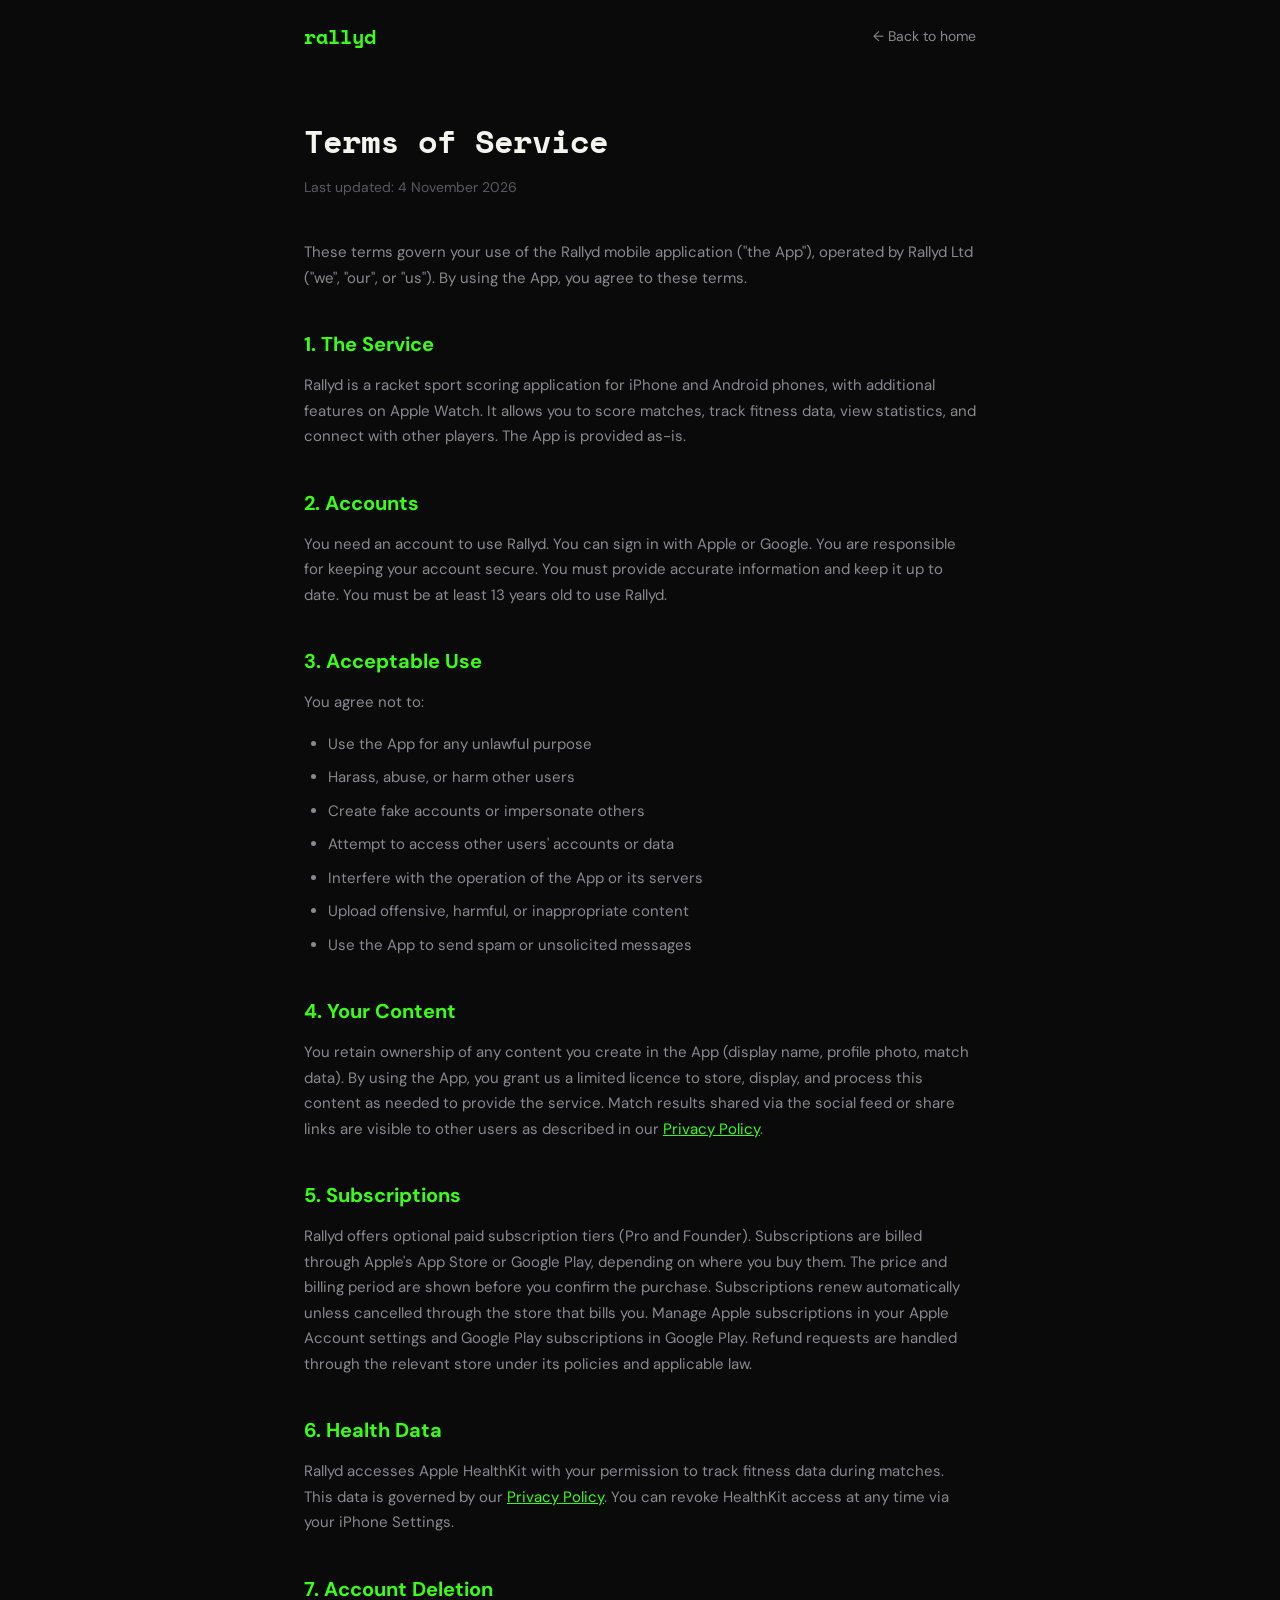
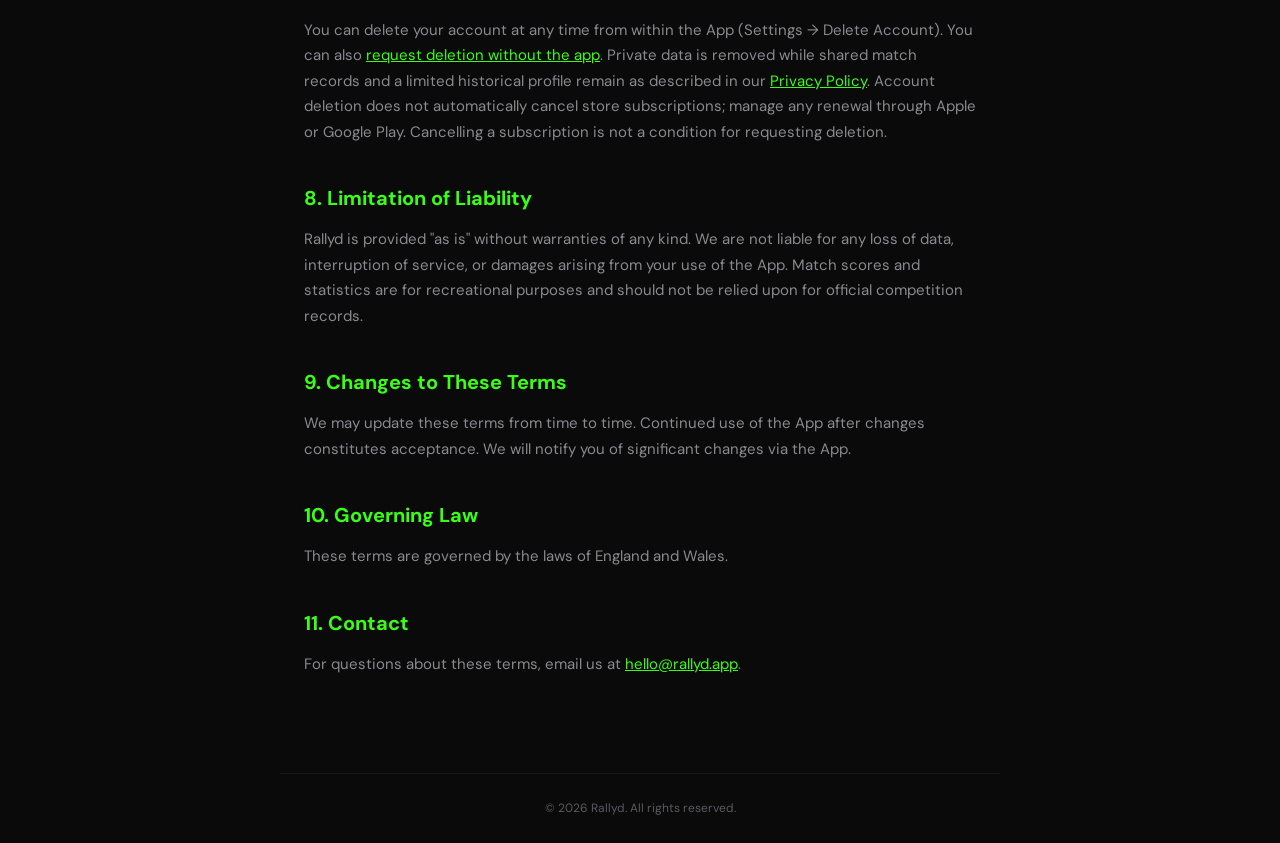
<file: terms.html>
<!DOCTYPE html>
<html lang="en">
<head>
<meta charset="UTF-8">
<meta name="viewport" content="width=device-width, initial-scale=1.0">
<title>Terms of Service — Rallyd</title>
<link rel="preconnect" href="https://fonts.googleapis.com">
<link rel="preconnect" href="https://fonts.gstatic.com" crossorigin>
<link href="https://fonts.googleapis.com/css2?family=DM+Sans:wght@400;500;600;700&family=Space+Mono:wght@400;700&display=swap" rel="stylesheet">
<style>
  :root {
    --neon: #39FF14;
    --bg: #0A0A0B;
    --bg-card: #1A1A1E;
    --text-primary: #F5F5F0;
    --text-secondary: #8A8A8E;
    --text-dim: #5A5A5E;
    --font-display: 'Space Mono', monospace;
    --font-body: 'DM Sans', sans-serif;
  }
  * { margin: 0; padding: 0; box-sizing: border-box; }
  html { -webkit-font-smoothing: antialiased; }
  body {
    background: var(--bg);
    color: var(--text-primary);
    font-family: var(--font-body);
    line-height: 1.7;
  }
  nav {
    display: flex;
    justify-content: space-between;
    align-items: center;
    padding: 20px 24px;
    max-width: 720px;
    margin: 0 auto;
  }
  .logo {
    font-family: var(--font-display);
    font-size: 20px;
    font-weight: 700;
    color: var(--neon);
    text-decoration: none;
  }
  .back {
    font-size: 14px;
    color: var(--text-secondary);
    text-decoration: none;
  }
  .back:hover { color: var(--text-primary); }
  .content {
    max-width: 720px;
    margin: 0 auto;
    padding: 40px 24px 80px;
  }
  h1 {
    font-family: var(--font-display);
    font-size: 32px;
    font-weight: 700;
    margin-bottom: 8px;
    letter-spacing: -1px;
  }
  .updated {
    font-size: 14px;
    color: var(--text-dim);
    margin-bottom: 40px;
  }
  h2 {
    font-size: 20px;
    font-weight: 700;
    margin-top: 36px;
    margin-bottom: 12px;
    color: var(--neon);
  }
  p { margin-bottom: 16px; color: var(--text-secondary); font-size: 15px; }
  ul { margin: 0 0 16px 24px; color: var(--text-secondary); font-size: 15px; }
  li { margin-bottom: 8px; }
  a { color: var(--neon); }
  footer {
    max-width: 720px;
    margin: 0 auto;
    padding: 24px;
    border-top: 1px solid rgba(255,255,255,0.06);
    text-align: center;
    font-size: 12px;
    color: var(--text-dim);
  }
</style>
</head>
<body>
<nav>
  <a href="/" class="logo">rallyd</a>
  <a href="/" class="back">&larr; Back to home</a>
</nav>
<div class="content">
  <h1>Terms of Service</h1>
  <p class="updated">Last updated: 4 November 2026</p>

  <p>These terms govern your use of the Rallyd mobile application ("the App"), operated by Rallyd Ltd ("we", "our", or "us"). By using the App, you agree to these terms.</p>

  <h2>1. The Service</h2>
  <p>Rallyd is a racket sport scoring application for iPhone and Android phones, with additional features on Apple Watch. It allows you to score matches, track fitness data, view statistics, and connect with other players. The App is provided as-is.</p>

  <h2>2. Accounts</h2>
  <p>You need an account to use Rallyd. You can sign in with Apple or Google. You are responsible for keeping your account secure. You must provide accurate information and keep it up to date. You must be at least 13 years old to use Rallyd.</p>

  <h2>3. Acceptable Use</h2>
  <p>You agree not to:</p>
  <ul>
    <li>Use the App for any unlawful purpose</li>
    <li>Harass, abuse, or harm other users</li>
    <li>Create fake accounts or impersonate others</li>
    <li>Attempt to access other users' accounts or data</li>
    <li>Interfere with the operation of the App or its servers</li>
    <li>Upload offensive, harmful, or inappropriate content</li>
    <li>Use the App to send spam or unsolicited messages</li>
  </ul>

  <h2>4. Your Content</h2>
  <p>You retain ownership of any content you create in the App (display name, profile photo, match data). By using the App, you grant us a limited licence to store, display, and process this content as needed to provide the service. Match results shared via the social feed or share links are visible to other users as described in our <a href="/privacy.html">Privacy Policy</a>.</p>

  <h2>5. Subscriptions</h2>
  <p>Rallyd offers optional paid subscription tiers (Pro and Founder). Subscriptions are billed through Apple's App Store or Google Play, depending on where you buy them. The price and billing period are shown before you confirm the purchase. Subscriptions renew automatically unless cancelled through the store that bills you. Manage Apple subscriptions in your Apple Account settings and Google Play subscriptions in Google Play. Refund requests are handled through the relevant store under its policies and applicable law.</p>

  <h2>6. Health Data</h2>
  <p>Rallyd accesses Apple HealthKit with your permission to track fitness data during matches. This data is governed by our <a href="/privacy.html">Privacy Policy</a>. You can revoke HealthKit access at any time via your iPhone Settings.</p>

  <h2>7. Account Deletion</h2>
  <p>You can delete your account at any time from within the App (Settings &rarr; Delete Account). You can also <a href="/delete-account.html">request deletion without the app</a>. Private data is removed while shared match records and a limited historical profile remain as described in our <a href="/privacy.html">Privacy Policy</a>. Account deletion does not automatically cancel store subscriptions; manage any renewal through Apple or Google Play. Cancelling a subscription is not a condition for requesting deletion.</p>

  <h2>8. Limitation of Liability</h2>
  <p>Rallyd is provided "as is" without warranties of any kind. We are not liable for any loss of data, interruption of service, or damages arising from your use of the App. Match scores and statistics are for recreational purposes and should not be relied upon for official competition records.</p>

  <h2>9. Changes to These Terms</h2>
  <p>We may update these terms from time to time. Continued use of the App after changes constitutes acceptance. We will notify you of significant changes via the App.</p>

  <h2>10. Governing Law</h2>
  <p>These terms are governed by the laws of England and Wales.</p>

  <h2>11. Contact</h2>
  <p>For questions about these terms, email us at <a href="mailto:hello@rallyd.app">hello@rallyd.app</a>.</p>
</div>
<footer>&copy; 2026 Rallyd. All rights reserved.</footer>
</body>
</html>
</file>
<file: share/style.css>
:root { color-scheme: dark; font-family: -apple-system, BlinkMacSystemFont, "Segoe UI", sans-serif; background: #0a0e0a; color: #fff; }
* { box-sizing: border-box; }
body { margin: 0; min-height: 100svh; display: grid; place-items: center; padding: 28px 20px; }
main { width: 100%; max-width: 420px; text-align: center; }
.brand { color: #39ff14; font-size: 2.8rem; font-weight: 800; letter-spacing: -.06em; margin: 0 0 24px; }
h1 { font-size: 1.8rem; margin-bottom: 12px; }
p { line-height: 1.6; color: #c6cec6; }
.button { display: block; padding: 16px; min-height: 48px; margin-top: 14px; border: 1px solid #667066; border-radius: 14px; background: #202820; color: #fff; font-weight: 650; text-decoration: none; line-height: 1.4; overflow-wrap: anywhere; }
.button[hidden] { display: none; }
.primary { background: #39ff14; border-color: #39ff14; color: #081008; }
.button:focus-visible { outline: 3px solid #fff; outline-offset: 4px; }
.hint { font-size: .9rem; }
.note { border-top: 1px solid #394539; margin-top: 28px; padding-top: 24px; }
</file>
